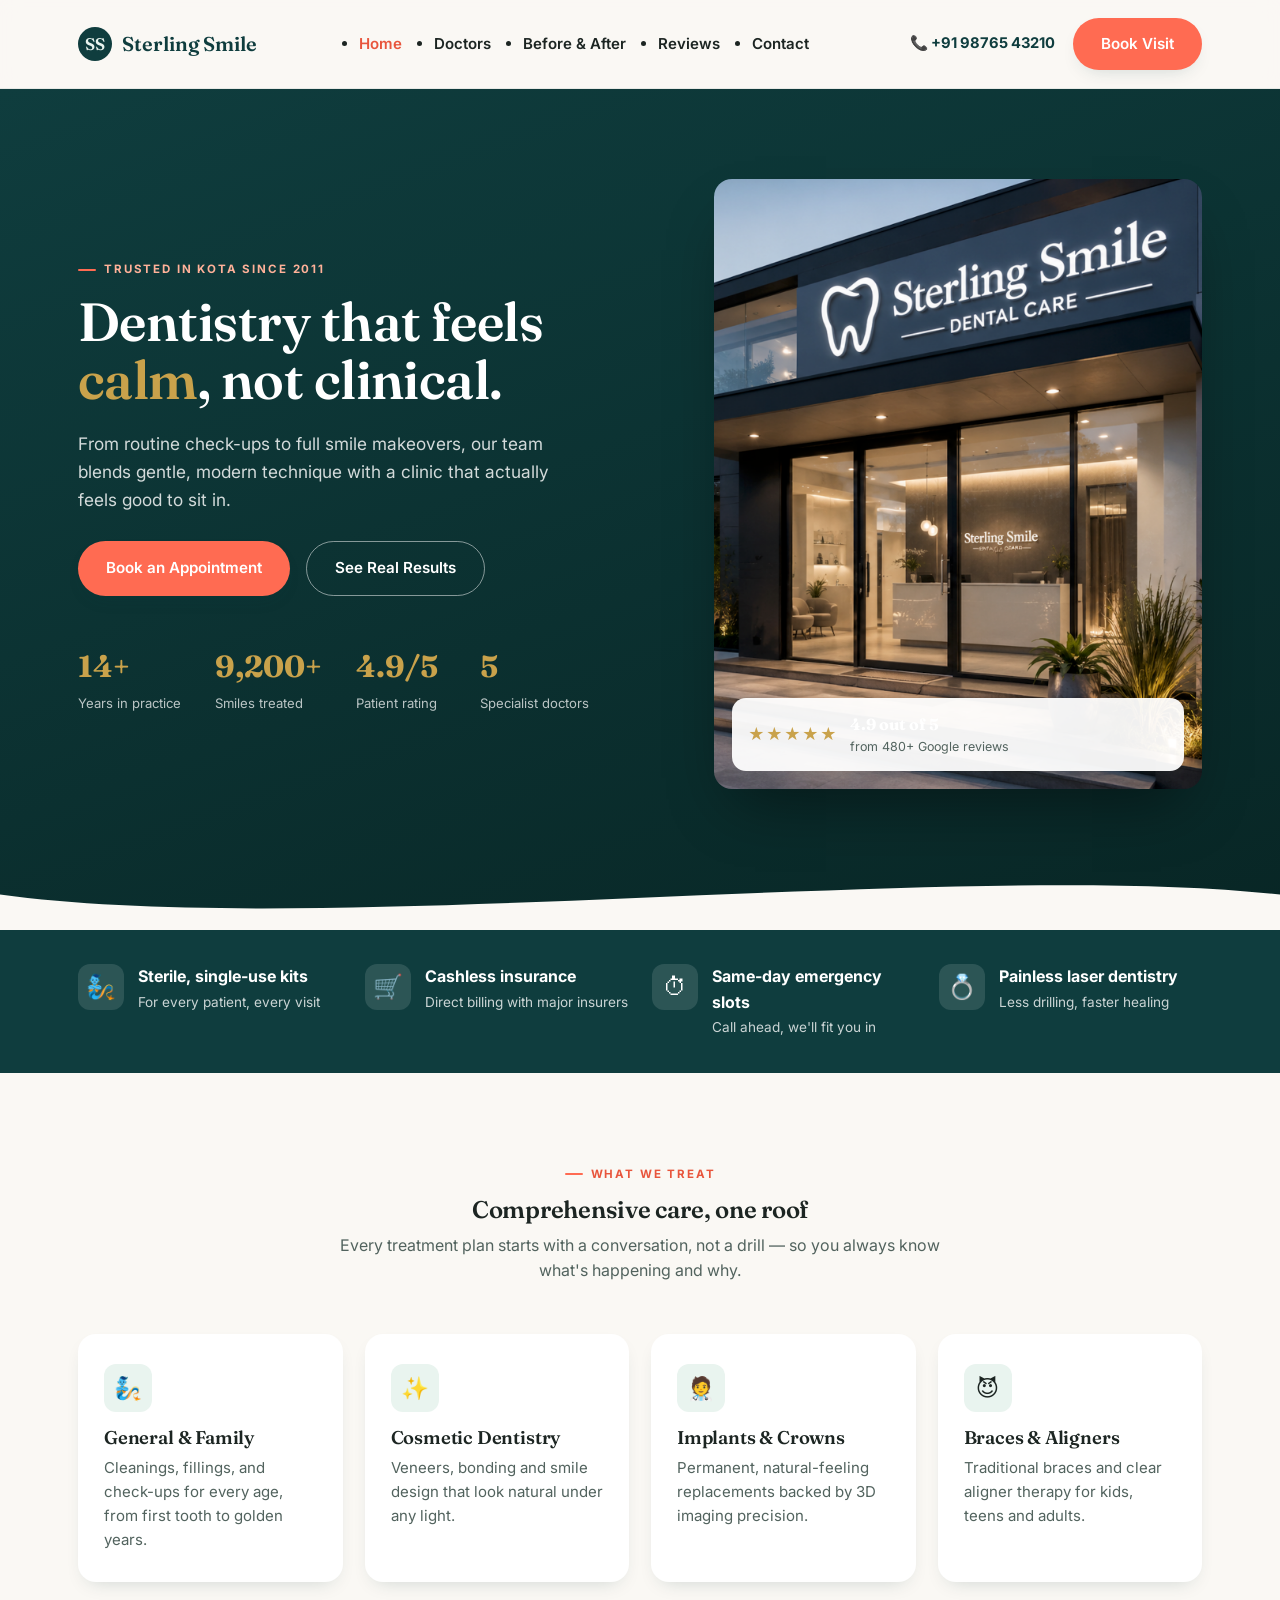
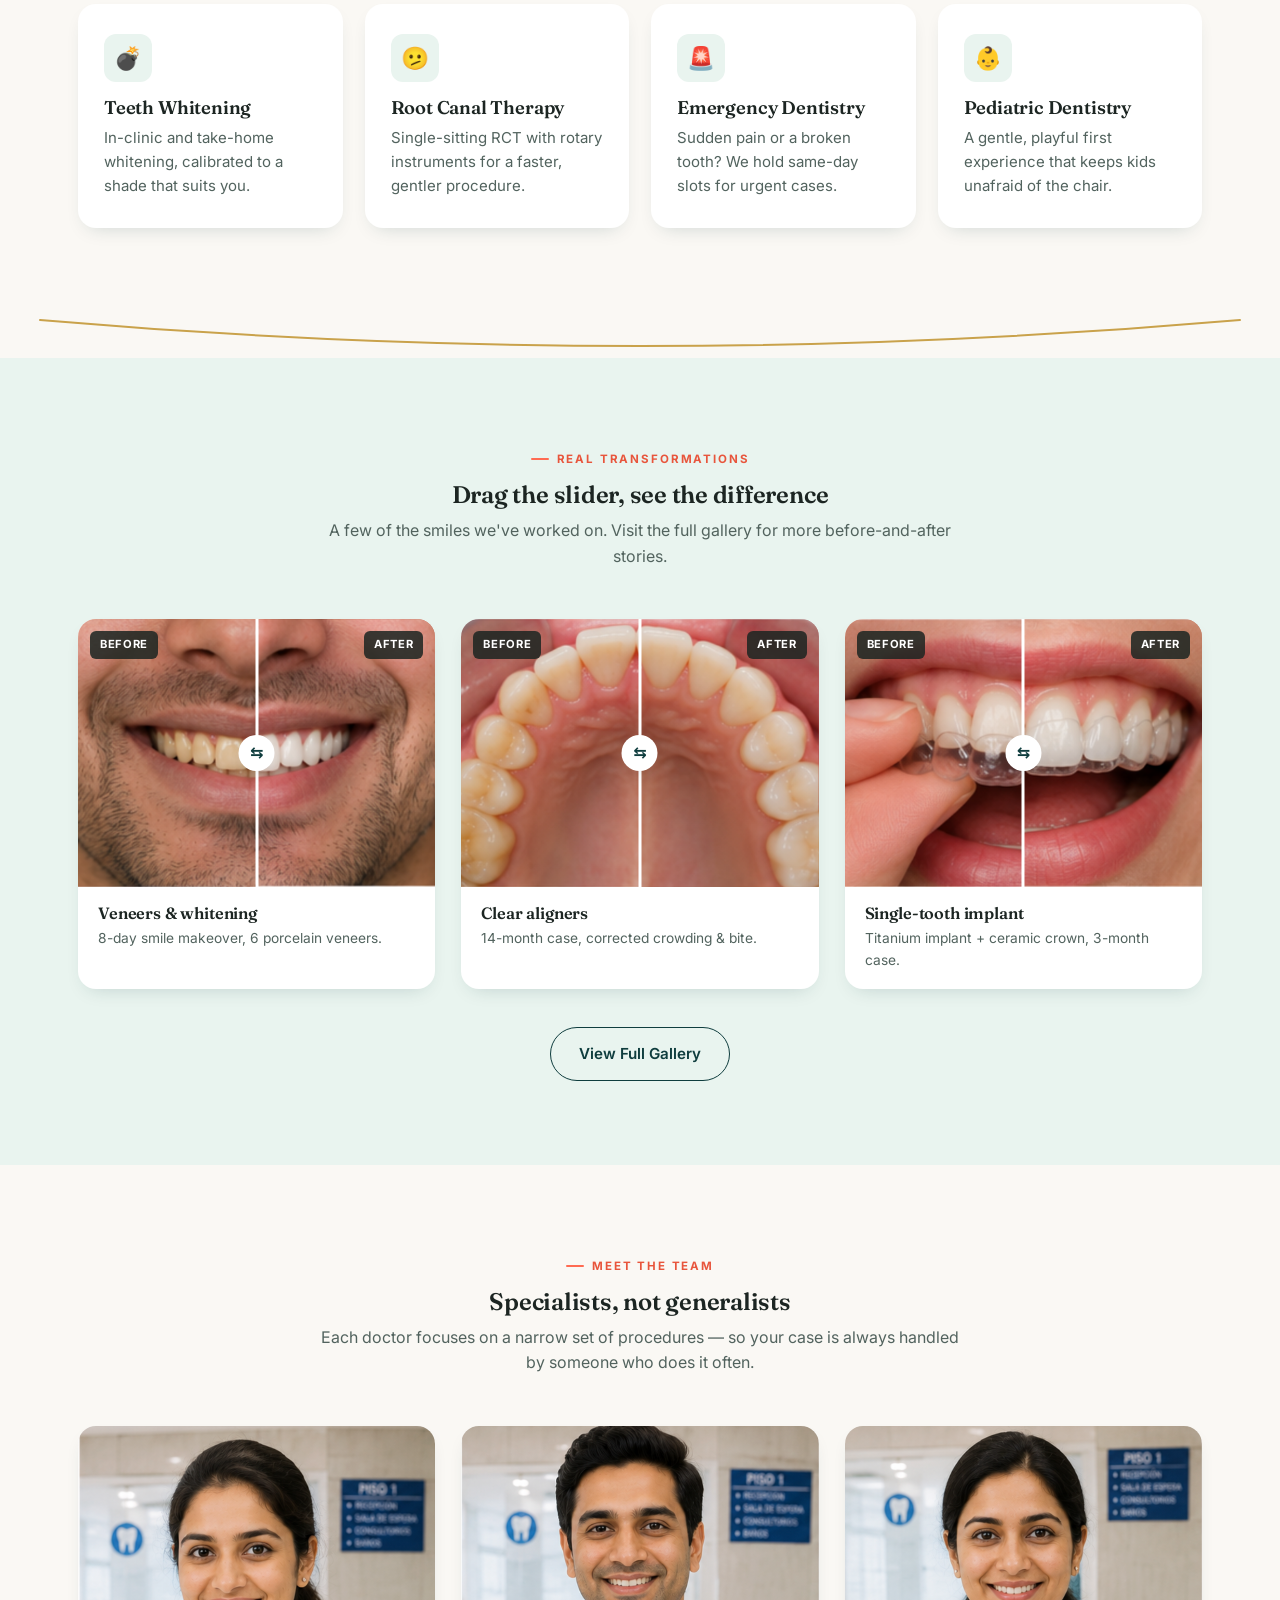
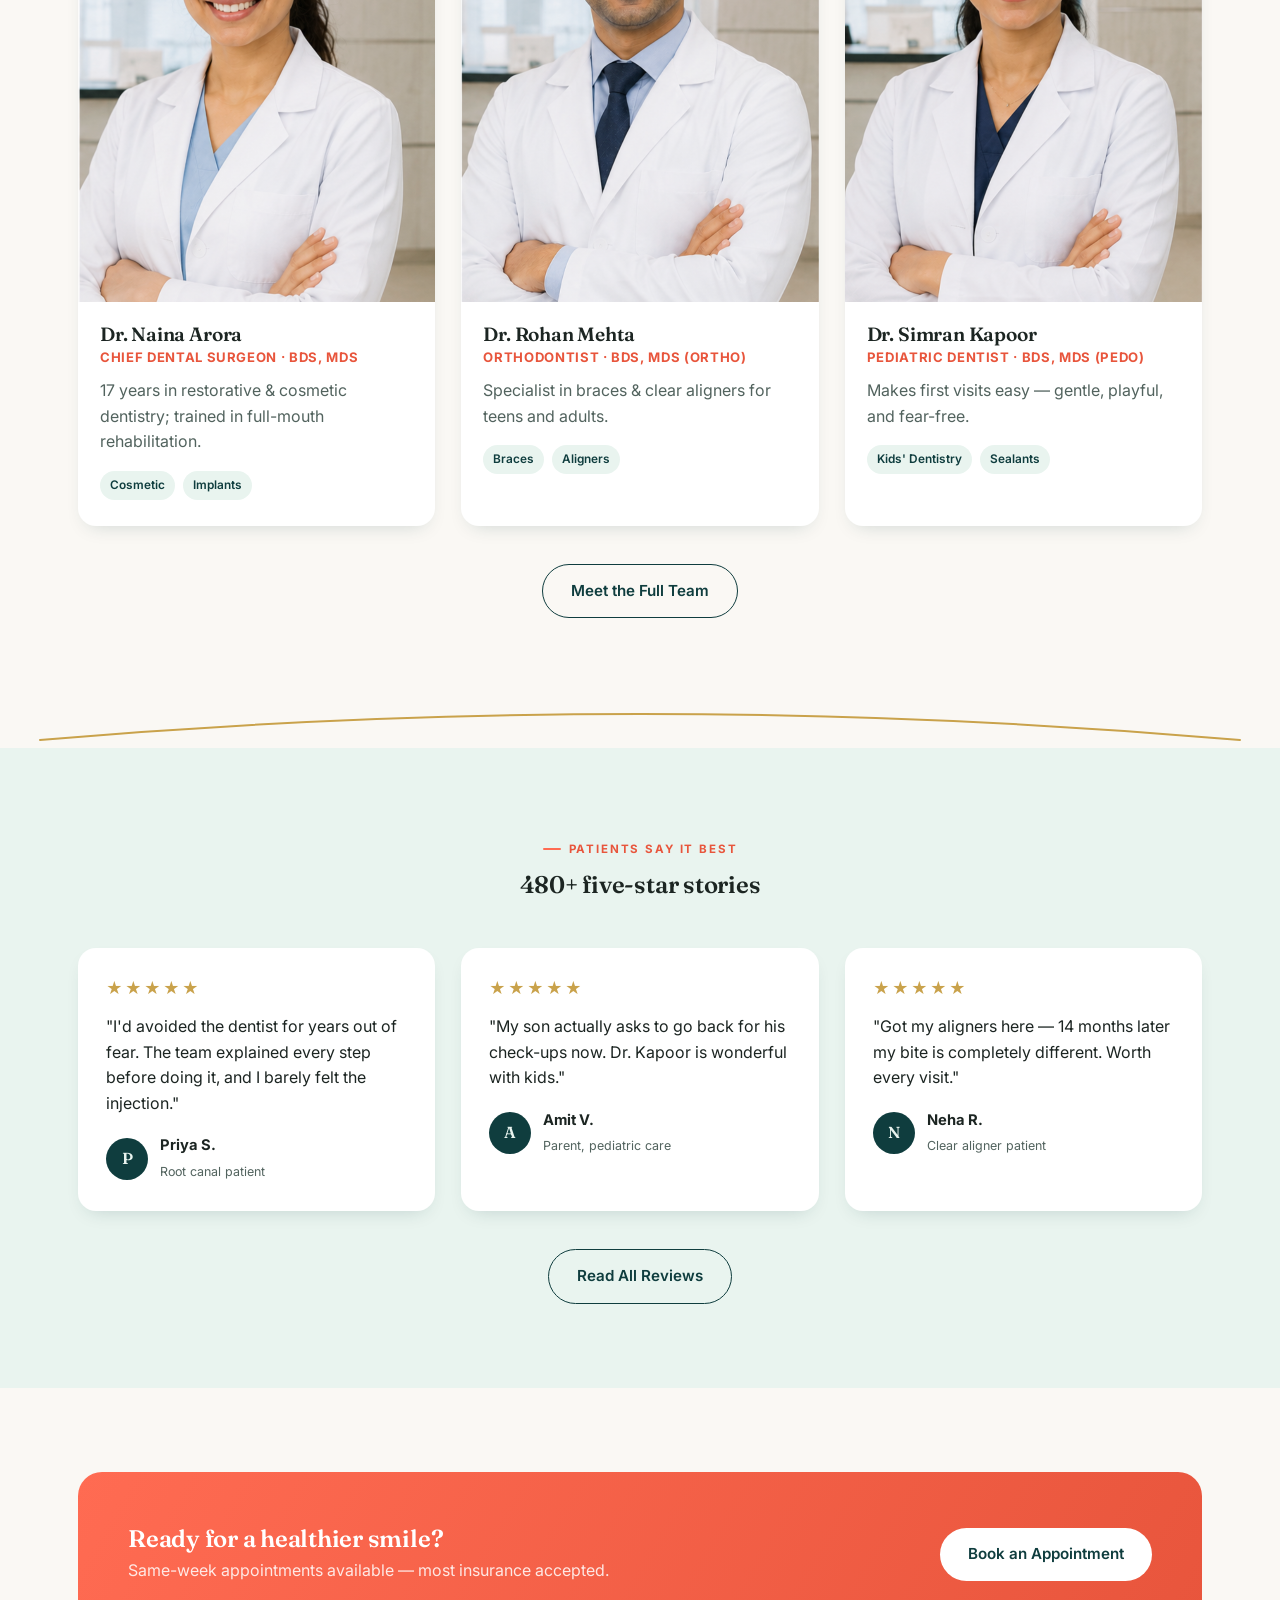
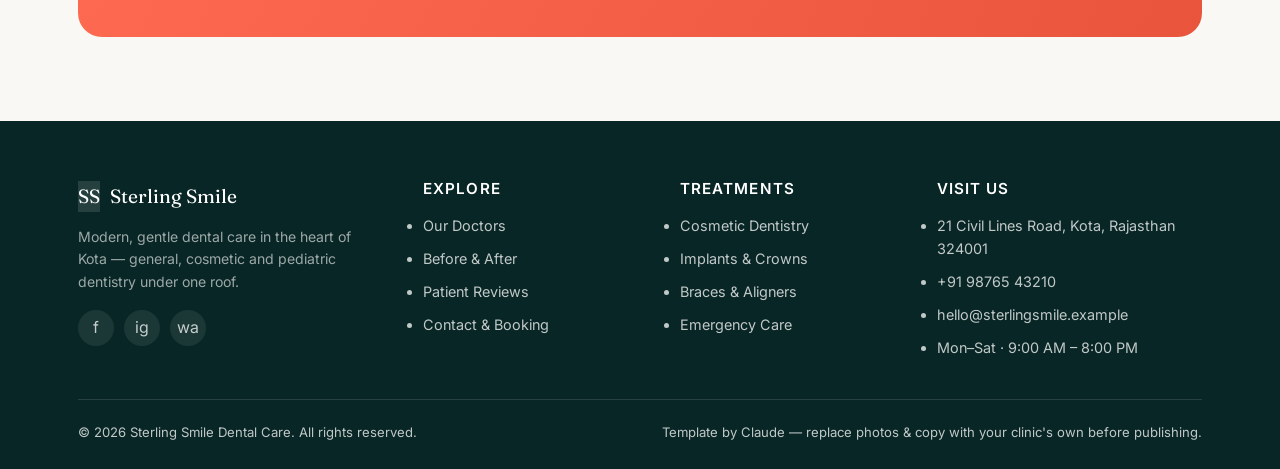
<file: index.html>
<!DOCTYPE html>
<html lang="en">
<head>
<meta charset="UTF-8">
<meta name="viewport" content="width=device-width, initial-scale=1.0">
<title>Sterling Smile Dental Care — Modern Dentistry, Gentle Care</title>
<meta name="description" content="Family & cosmetic dentistry with a focus on comfort: implants, braces, whitening, and emergency care. Book your appointment online.">
<link rel="preconnect" href="https://fonts.googleapis.com">
<link href="https://fonts.googleapis.com/css2?family=Fraunces:opsz,wght@9..144,500;9..144,600;9..144,700&family=Inter:wght@400;500;600;700&display=swap" rel="stylesheet">
<link rel="stylesheet" href="style.css">
</head>
<body>

<header class="site">
  <nav class="nav">
    <a href="index.html" class="logo"><span class="mark">SS</span> Sterling Smile</a>
    <button class="nav-toggle" aria-label="Toggle navigation">&#9776;</button>
    <ul class="nav-links">
      <li><a href="index.html" class="active">Home</a></li>
      <li><a href="doctors.html">Doctors</a></li>
      <li><a href="gallery.html">Before &amp; After</a></li>
      <li><a href="reviews.html">Reviews</a></li>
      <li><a href="contact.html">Contact</a></li>
    </ul>
    <div class="nav-cta">
      <span class="nav-phone">&#128222; +91 98765 43210</span>
      <a href="booking.html" class="btn btn-primary">Book Visit</a>
    </div>
  </nav>
</header>

<!-- HERO -->
<section class="hero">
  <div class="hero-grid">
    <div>
      <span class="eyebrow" style="color:#FFB199">Trusted in Kota since 2011</span>
      <h1>Dentistry that feels <em>calm</em>, not clinical.</h1>
      <p class="lead">From routine check-ups to full smile makeovers, our team blends gentle, modern technique with a clinic that actually feels good to sit in.</p>
      <div class="hero-actions">
        <a href="booking.html" class="btn btn-primary">Book an Appointment</a>
        <a href="gallery.html" class="btn btn-outline" style="color:#fff;border-color:rgba(255,255,255,.5)">See Real Results</a>
      </div>
      <div class="hero-stats">
        <div><strong>14+</strong><span>Years in practice</span></div>
        <div><strong>9,200+</strong><span>Smiles treated</span></div>
        <div><strong>4.9/5</strong><span>Patient rating</span></div>
        <div><strong>5</strong><span>Specialist doctors</span></div>
      </div>
    </div>
    <div class="hero-art">
      <img src="image/front.png" alt="Patient smiling confidently after dental treatment at Sterling Smile Dental Care">
      <div class="hero-badge">
        <span class="stars">&#9733;&#9733;&#9733;&#9733;&#9733;</span>
        <div><strong style="font-family:'Fraunces',serif">4.9 out of 5</strong><small>from 480+ Google reviews</small></div>
      </div>
    </div>
  </div>
  <svg class="hero-wave" viewBox="0 0 1440 80" preserveAspectRatio="none"><path d="M0,40 C360,90 1080,0 1440,40 L1440,80 L0,80 Z" fill="#FAF8F4"/></svg>
</section>

<!-- TRUST STRIP -->
<section class="bg-teal" style="padding:34px 0;">
  <div class="container strip">
    <div class="item"><span class="ic">&#129502;</span><div><strong>Sterile, single-use kits</strong><p style="margin:2px 0 0;font-size:.85rem;">For every patient, every visit</p></div></div>
    <div class="item"><span class="ic">&#128722;</span><div><strong>Cashless insurance</strong><p style="margin:2px 0 0;font-size:.85rem;">Direct billing with major insurers</p></div></div>
    <div class="item"><span class="ic">&#9201;</span><div><strong>Same-day emergency slots</strong><p style="margin:2px 0 0;font-size:.85rem;">Call ahead, we'll fit you in</p></div></div>
    <div class="item"><span class="ic">&#128141;</span><div><strong>Painless laser dentistry</strong><p style="margin:2px 0 0;font-size:.85rem;">Less drilling, faster healing</p></div></div>
  </div>
</section>

<!-- SERVICES -->
<section>
  <div class="container">
    <div class="section-head">
      <span class="eyebrow">What we treat</span>
      <h2>Comprehensive care, one roof</h2>
      <p>Every treatment plan starts with a conversation, not a drill — so you always know what's happening and why.</p>
    </div>
    <div class="grid-4">
      <div class="card"><span class="ic">&#129502;</span><h3>General &amp; Family</h3><p>Cleanings, fillings, and check-ups for every age, from first tooth to golden years.</p></div>
      <div class="card"><span class="ic">&#10024;</span><h3>Cosmetic Dentistry</h3><p>Veneers, bonding and smile design that look natural under any light.</p></div>
      <div class="card"><span class="ic">&#129489;&#8205;&#9877;&#65039;</span><h3>Implants &amp; Crowns</h3><p>Permanent, natural-feeling replacements backed by 3D imaging precision.</p></div>
      <div class="card"><span class="ic">&#128520;</span><h3>Braces &amp; Aligners</h3><p>Traditional braces and clear aligner therapy for kids, teens and adults.</p></div>
      <div class="card"><span class="ic">&#128163;</span><h3>Teeth Whitening</h3><p>In-clinic and take-home whitening, calibrated to a shade that suits you.</p></div>
      <div class="card"><span class="ic">&#129764;</span><h3>Root Canal Therapy</h3><p>Single-sitting RCT with rotary instruments for a faster, gentler procedure.</p></div>
      <div class="card"><span class="ic">&#128680;</span><h3>Emergency Dentistry</h3><p>Sudden pain or a broken tooth? We hold same-day slots for urgent cases.</p></div>
      <div class="card"><span class="ic">&#128118;</span><h3>Pediatric Dentistry</h3><p>A gentle, playful first experience that keeps kids unafraid of the chair.</p></div>
    </div>
  </div>
</section>

<svg class="smile-arc" viewBox="0 0 1200 46"><path d="M0,8 Q600,60 1200,8"/></svg>

<!-- BEFORE / AFTER preview -->
<section class="bg-mint">
  <div class="container">
    <div class="section-head">
      <span class="eyebrow">Real transformations</span>
      <h2>Drag the slider, see the difference</h2>
      <p>A few of the smiles we've worked on. Visit the full gallery for more before-and-after stories.</p>
    </div>
    <div class="grid-3">
      <div class="ba-card">
        <div class="ba-images">
          <img class="before" src="image/beforepic1.png" alt="Before cosmetic dental treatment">
          <img class="after" src="image/afterpic1.png" alt="After cosmetic dental treatment">
          <span class="ba-tag before">Before</span>
          <span class="ba-tag after">After</span>
          <div class="ba-divider"></div>
        </div>
        <div class="ba-info"><h4>Veneers &amp; whitening</h4><p>8-day smile makeover, 6 porcelain veneers.</p></div>
      </div>
      <div class="ba-card">
        <div class="ba-images">
          <img class="before" src="image/beforepic2.png" alt="Before orthodontic treatment">
          <img class="after" src="image/afterpic2.png" alt="After orthodontic treatment">
          <span class="ba-tag before">Before</span>
          <span class="ba-tag after">After</span>
          <div class="ba-divider"></div>
        </div>
        <div class="ba-info"><h4>Clear aligners</h4><p>14-month case, corrected crowding &amp; bite.</p></div>
      </div>
      <div class="ba-card">
        <div class="ba-images">
          <img class="before" src="image/beforepic3.png" alt="Before dental implant treatment">
          <img class=" after" src="image/afterpic3.png" alt="After dental implant treatment">
          <span class="ba-tag before">Before</span>
          <span class="ba-tag after">After</span>
          <div class="ba-divider"></div>
        </div>
        <div class="ba-info"><h4>Single-tooth implant</h4><p>Titanium implant + ceramic crown, 3-month case.</p></div>
      </div>
    </div>
    <div style="text-align:center;margin-top:38px;">
      <a href="gallery.html" class="btn btn-outline">View Full Gallery</a>
    </div>
  </div>
</section>

<!-- DOCTORS preview -->
<section>
  <div class="container">
    <div class="section-head">
      <span class="eyebrow">Meet the team</span>
      <h2>Specialists, not generalists</h2>
      <p>Each doctor focuses on a narrow set of procedures — so your case is always handled by someone who does it often.</p>
    </div>
    <div class="grid-3">
      <div class="doc-card">
        <div class="doc-photo"><img src="image/doc1.png" alt="Dr. Naina Arora, Chief Dental Surgeon"></div>
        <div class="doc-body">
          <h3>Dr. Naina Arora</h3><span class="doc-role">Chief Dental Surgeon &middot; BDS, MDS</span>
          <p>17 years in restorative &amp; cosmetic dentistry; trained in full-mouth rehabilitation.</p>
          <div class="doc-tags"><span>Cosmetic</span><span>Implants</span></div>
        </div>
      </div>
      <div class="doc-card">
        <div class="doc-photo"><img src="image/doc2.png" alt="Dr. Rohan Mehta, Orthodontist"></div>
        <div class="doc-body">
          <h3>Dr. Rohan Mehta</h3><span class="doc-role">Orthodontist &middot; BDS, MDS (Ortho)</span>
          <p>Specialist in braces &amp; clear aligners for teens and adults.</p>
          <div class="doc-tags"><span>Braces</span><span>Aligners</span></div>
        </div>
      </div>
      <div class="doc-card">
        <div class="doc-photo"><img src="image/doc3.png" alt="Dr. Simran Kapoor, Pediatric Dentist"></div>
        <div class="doc-body">
          <h3>Dr. Simran Kapoor</h3><span class="doc-role">Pediatric Dentist &middot; BDS, MDS (Pedo)</span>
          <p>Makes first visits easy — gentle, playful, and fear-free.</p>
          <div class="doc-tags"><span>Kids' Dentistry</span><span>Sealants</span></div>
        </div>
      </div>
    </div>
    <div style="text-align:center;margin-top:38px;">
      <a href="doctors.html" class="btn btn-outline">Meet the Full Team</a>
    </div>
  </div>
</section>

<svg class="smile-arc flip" viewBox="0 0 1200 46"><path d="M0,8 Q600,60 1200,8"/></svg>

<!-- REVIEWS preview -->
<section class="bg-mint">
  <div class="container">
    <div class="section-head">
      <span class="eyebrow">Patients say it best</span>
      <h2>480+ five-star stories</h2>
    </div>
    <div class="grid-3">
      <div class="review-card">
        <div class="review-stars">&#9733;&#9733;&#9733;&#9733;&#9733;</div>
        <p class="review-quote">"I'd avoided the dentist for years out of fear. The team explained every step before doing it, and I barely felt the injection."</p>
        <div class="review-person"><div class="review-avatar">P</div><div><strong>Priya S.</strong><span>Root canal patient</span></div></div>
      </div>
      <div class="review-card">
        <div class="review-stars">&#9733;&#9733;&#9733;&#9733;&#9733;</div>
        <p class="review-quote">"My son actually asks to go back for his check-ups now. Dr. Kapoor is wonderful with kids."</p>
        <div class="review-person"><div class="review-avatar">A</div><div><strong>Amit V.</strong><span>Parent, pediatric care</span></div></div>
      </div>
      <div class="review-card">
        <div class="review-stars">&#9733;&#9733;&#9733;&#9733;&#9733;</div>
        <p class="review-quote">"Got my aligners here — 14 months later my bite is completely different. Worth every visit."</p>
        <div class="review-person"><div class="review-avatar">N</div><div><strong>Neha R.</strong><span>Clear aligner patient</span></div></div>
      </div>
    </div>
    <div style="text-align:center;margin-top:38px;">
      <a href="reviews.html" class="btn btn-outline">Read All Reviews</a>
    </div>
  </div>
</section>

<!-- CTA -->
<section>
  <div class="container">
    <div class="cta-banner">
      <div>
        <h2>Ready for a healthier smile?</h2>
        <p>Same-week appointments available — most insurance accepted.</p>
      </div>
      <a href="booking.html" class="btn btn-light">Book an Appointment</a>
    </div>
  </div>
</section>

<footer>
  <div class="container">
    <div class="footer-grid">
      <div>
        <div class="footer-logo"><span class="mark" style="background:rgba(255,255,255,.12)">SS</span>Sterling Smile</div>
        <p style="color:rgba(255,255,255,.6);font-size:.88rem;max-width:280px;">Modern, gentle dental care in the heart of Kota — general, cosmetic and pediatric dentistry under one roof.</p>
        <div class="social" style="margin-top:16px;">
          <a href="#" aria-label="Facebook">f</a><a href="#" aria-label="Instagram">ig</a><a href="#" aria-label="WhatsApp">wa</a>
        </div>
      </div>
      <div><h4>Explore</h4><ul>
        <li><a href="doctors.html">Our Doctors</a></li>
        <li><a href="gallery.html">Before &amp; After</a></li>
        <li><a href="reviews.html">Patient Reviews</a></li>
        <li><a href="contact.html">Contact &amp; Booking</a></li>
      </ul></div>
      <div><h4>Treatments</h4><ul>
        <li><a href="index.html#">Cosmetic Dentistry</a></li>
        <li><a href="index.html#">Implants &amp; Crowns</a></li>
        <li><a href="index.html#">Braces &amp; Aligners</a></li>
        <li><a href="index.html#">Emergency Care</a></li>
      </ul></div>
      <div><h4>Visit Us</h4><ul>
        <li>21 Civil Lines Road, Kota, Rajasthan 324001</li>
        <li>+91 98765 43210</li>
        <li>hello@sterlingsmile.example</li>
        <li>Mon–Sat · 9:00 AM – 8:00 PM</li>
      </ul></div>
    </div>
    <div class="footer-bottom">
      <span>&copy; <span id="year"></span> Sterling Smile Dental Care. All rights reserved.</span>
      <span>Template by Claude — replace photos &amp; copy with your clinic's own before publishing.</span>
    </div>
  </div>
</footer>

<script src="script.js"></script>
</body>
</html>
</file>
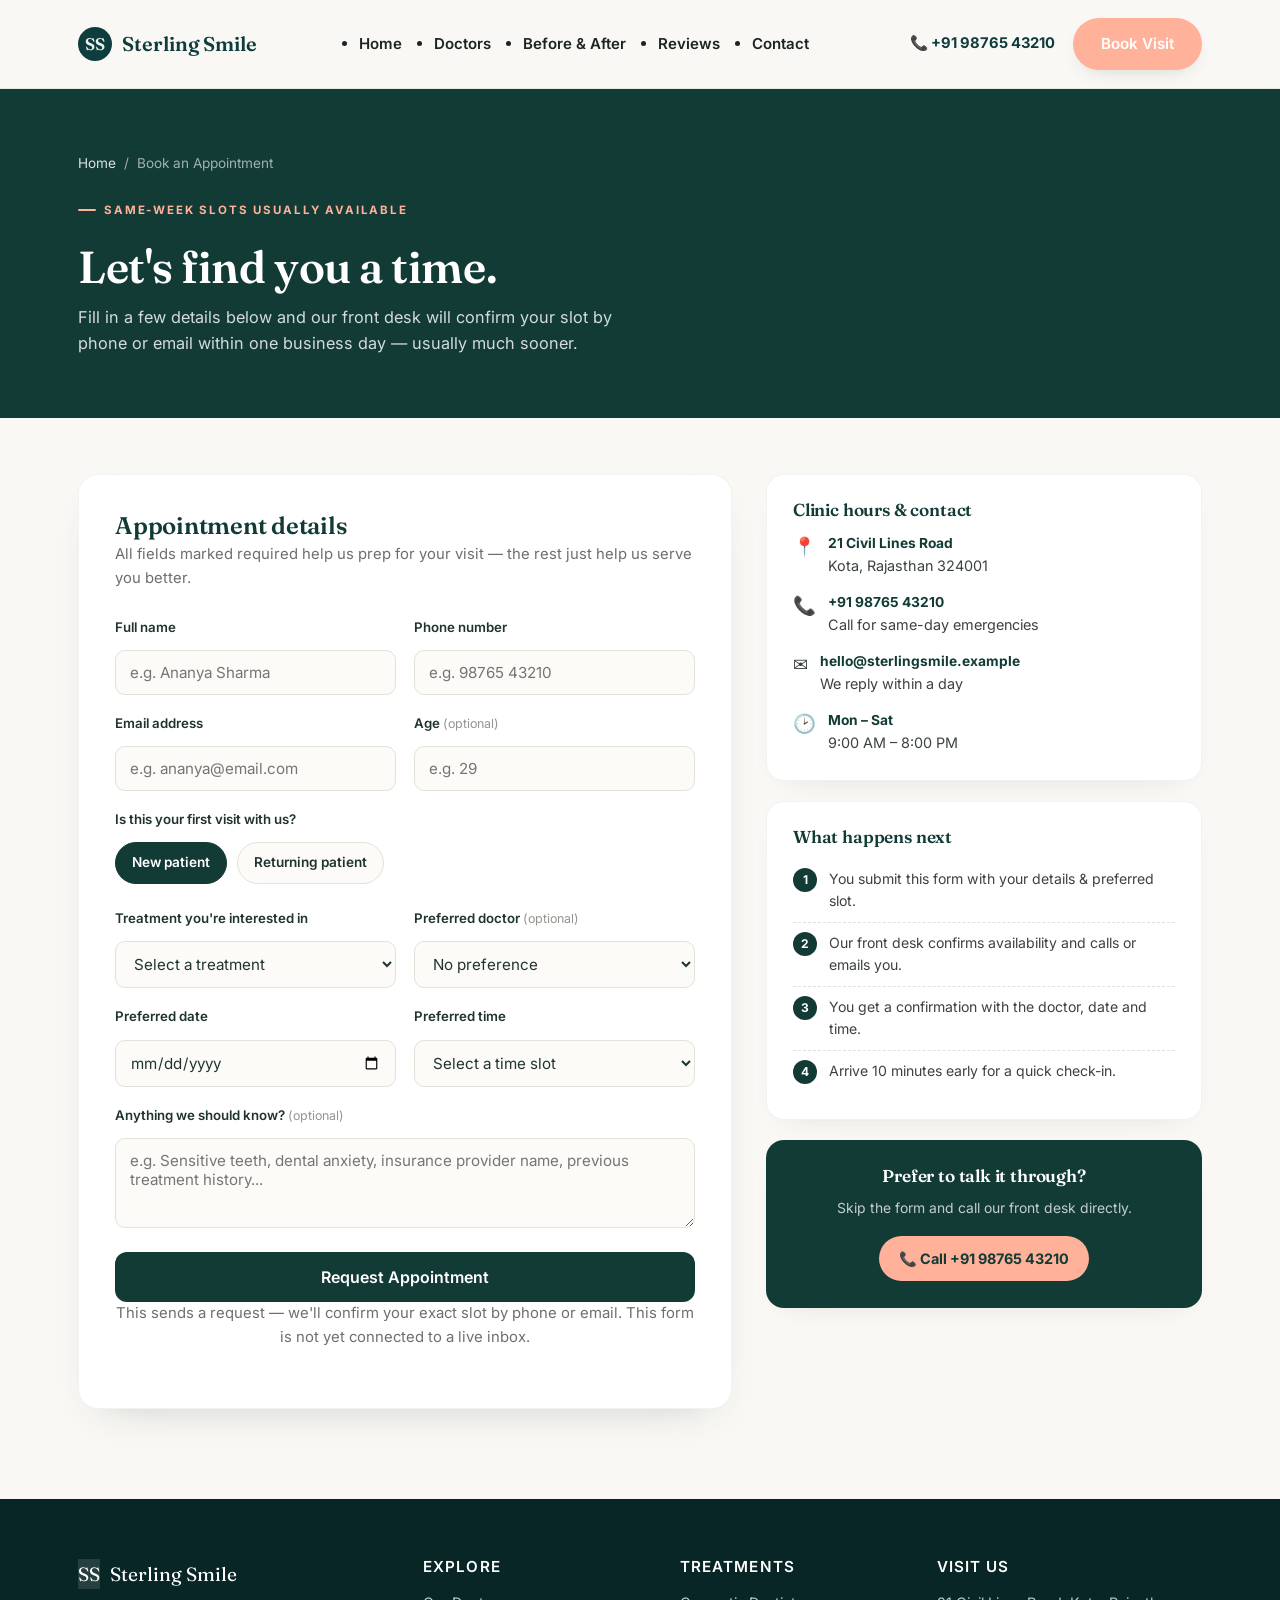
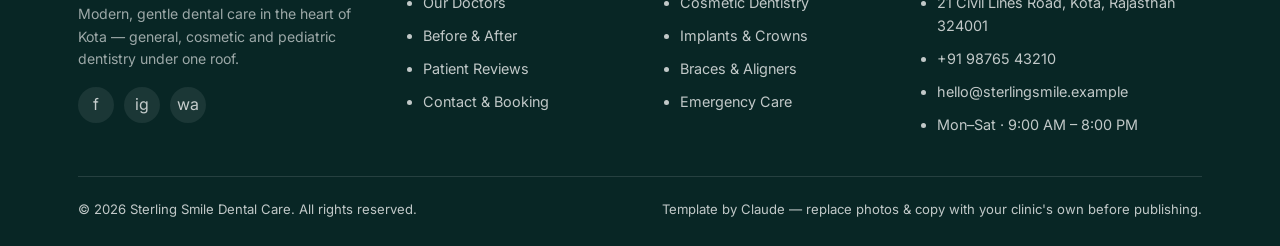
<file: booking.html>
<!DOCTYPE html>
<html lang="en">
<head>
<meta charset="UTF-8">
<meta name="viewport" content="width=device-width, initial-scale=1.0">
<title>Book an Appointment — Sterling Smile Dental Care</title>
<meta name="description" content="Book your visit at Sterling Smile Dental Care in Kota. Pick a treatment, a doctor and a time that works for you — we'll confirm within one business day.">
<link rel="preconnect" href="https://fonts.googleapis.com">
<link href="https://fonts.googleapis.com/css2?family=Fraunces:opsz,wght@9..144,500;9..144,600;9..144,700&family=Inter:wght@400;500;600;700&display=swap" rel="stylesheet">
<link rel="stylesheet" href="style.css">
<style>
  /* ---------- Booking page (self-contained) ---------- */
  :root{
    --coral:#FFB199;
    --cream:#FAF8F4;
  }

  .booking-hero{
    background:#123B36;
    color:#fff;
    padding:64px 0 46px;
    position:relative;
    overflow:hidden;
  }
  .booking-hero .container{
    position:relative;
    z-index:1;
  }
  .booking-hero .eyebrow{color:var(--coral);}
  .booking-hero h1{
    font-family:'Fraunces',serif;
    font-size:clamp(2rem,4vw,2.8rem);
    margin:10px 0 12px;
  }
  .booking-hero p{
    max-width:560px;
    color:rgba(255,255,255,.82);
    font-size:1.02rem;
  }
  .booking-crumb{
    display:flex;
    gap:8px;
    align-items:center;
    font-size:.85rem;
    color:rgba(255,255,255,.6);
    margin-bottom:18px;
  }
  .booking-crumb a{color:rgba(255,255,255,.85);text-decoration:none;}
  .booking-crumb a:hover{text-decoration:underline;}

  .booking-wrap{
    padding:56px 0 90px;
    background:var(--cream);
  }
  .booking-grid{
    display:grid;
    grid-template-columns:1.5fr 1fr;
    gap:34px;
    align-items:start;
  }

  /* ---- form card ---- */
  .form-card{
    background:#fff;
    border-radius:20px;
    padding:38px 36px 32px;
    box-shadow:0 18px 40px -24px rgba(18,59,54,.25);
    border:1px solid rgba(18,59,54,.06);
  }
  .form-card h2{
    font-family:'Fraunces',serif;
    font-size:1.5rem;
    margin:0 0 4px;
    color:#123B36;
  }
  .form-card>p{
    color:#6b6f6d;
    font-size:.93rem;
    margin:0 0 26px;
  }

  .form-row{
    display:grid;
    grid-template-columns:1fr 1fr;
    gap:18px;
  }
  .field{
    margin-bottom:18px;
    display:flex;
    flex-direction:column;
    gap:6px;
  }
  .field label{
    font-size:.83rem;
    font-weight:600;
    color:#20342f;
  }
  .field label .opt{
    font-weight:400;
    color:#93968f;
    font-size:.78rem;
  }
  .field input,
  .field select,
  .field textarea{
    font-family:'Inter',sans-serif;
    font-size:.95rem;
    padding:12px 14px;
    border-radius:10px;
    border:1.5px solid #E4E1D8;
    background:#FCFBF8;
    color:#20342f;
    outline:none;
    transition:border-color .15s ease, box-shadow .15s ease;
  }
  .field textarea{
    resize:vertical;
    min-height:90px;
    font-family:'Inter',sans-serif;
  }
  .field input:focus,
  .field select:focus,
  .field textarea:focus{
    border-color:#123B36;
    box-shadow:0 0 0 3px rgba(18,59,54,.12);
  }
  .field.error input,
  .field.error select,
  .field.error textarea{
    border-color:#D1543E;
    background:#FFF7F5;
  }
  .field .err-msg{
    display:none;
    font-size:.78rem;
    color:#D1543E;
  }
  .field.error .err-msg{display:block;}

  .radio-group{
    display:flex;
    flex-wrap:wrap;
    gap:10px;
  }
  .radio-pill{
    position:relative;
  }
  .radio-pill input{
    position:absolute;
    opacity:0;
    width:100%;
    height:100%;
    cursor:pointer;
    margin:0;
  }
  .radio-pill span{
    display:inline-block;
    padding:9px 16px;
    border-radius:999px;
    border:1.5px solid #E4E1D8;
    font-size:.85rem;
    color:#20342f;
    background:#FCFBF8;
    transition:all .15s ease;
  }
  .radio-pill input:checked + span{
    background:#123B36;
    border-color:#123B36;
    color:#fff;
  }
  .radio-pill input:focus-visible + span{
    box-shadow:0 0 0 3px rgba(18,59,54,.25);
  }

  .form-submit{
    width:100%;
    margin-top:6px;
    padding:15px;
    border:none;
    border-radius:12px;
    background:#123B36;
    color:#fff;
    font-family:'Inter',sans-serif;
    font-weight:600;
    font-size:1rem;
    cursor:pointer;
    transition:background .15s ease, transform .1s ease;
  }
  .form-submit:hover{background:#0b2b27;}
  .form-submit:active{transform:scale(.99);}
  .form-submit:disabled{opacity:.6;cursor:not-allowed;}

  .form-note{
    font-size:.78rem;
    color:#93968f;
    text-align:center;
    margin-top:12px;
  }

  /* success state */
  .success-box{
    display:none;
    text-align:center;
    padding:50px 20px;
  }
  .success-box.show{display:block;}
  .form-card.hidden-form{display:none;}
  .success-check{
    width:64px;height:64px;
    margin:0 auto 18px;
    border-radius:50%;
    background:#E3F1EC;
    display:flex;align-items:center;justify-content:center;
    font-size:1.8rem;
    color:#123B36;
  }
  .success-box h2{
    font-family:'Fraunces',serif;
    color:#123B36;
    margin:0 0 8px;
  }
  .success-box p{color:#6b6f6d;font-size:.95rem;}
  .success-summary{
    text-align:left;
    max-width:380px;
    margin:22px auto 0;
    background:#FCFBF8;
    border:1px solid #E4E1D8;
    border-radius:12px;
    padding:16px 18px;
    font-size:.87rem;
  }
  .success-summary div{
    display:flex;
    justify-content:space-between;
    padding:6px 0;
    border-bottom:1px dashed #E4E1D8;
  }
  .success-summary div:last-child{border-bottom:none;}
  .success-summary span.k{color:#93968f;}
  .success-summary span.v{color:#20342f;font-weight:600;text-align:right;}

  /* ---- sidebar ---- */
  .side-card{
    background:#fff;
    border-radius:18px;
    padding:26px 26px;
    margin-bottom:20px;
    border:1px solid rgba(18,59,54,.06);
    box-shadow:0 12px 30px -22px rgba(18,59,54,.2);
  }
  .side-card h3{
    font-family:'Fraunces',serif;
    font-size:1.08rem;
    margin:0 0 12px;
    color:#123B36;
  }
  .info-row{
    display:flex;
    gap:12px;
    margin-bottom:14px;
    font-size:.9rem;
    color:#3c433f;
  }
  .info-row:last-child{margin-bottom:0;}
  .info-row .ic{font-size:1.15rem;flex-shrink:0;}
  .info-row strong{display:block;color:#123B36;font-size:.86rem;}

  .steps{list-style:none;margin:0;padding:0;}
  .steps li{
    display:flex;
    gap:12px;
    font-size:.88rem;
    color:#3c433f;
    padding:9px 0;
    border-bottom:1px dashed #E4E1D8;
  }
  .steps li:last-child{border-bottom:none;}
  .steps .num{
    flex-shrink:0;
    width:24px;height:24px;
    border-radius:50%;
    background:#123B36;
    color:#fff;
    font-size:.75rem;
    font-weight:700;
    display:flex;align-items:center;justify-content:center;
  }

  .side-cta{
    background:#123B36;
    color:#fff;
    text-align:center;
  }
  .side-cta h3{color:#fff;}
  .side-cta p{color:rgba(255,255,255,.75);font-size:.87rem;margin:0 0 16px;}
  .side-cta a{
    display:inline-block;
    background:var(--coral);
    color:#123B36;
    font-weight:700;
    padding:11px 20px;
    border-radius:999px;
    text-decoration:none;
    font-size:.9rem;
  }

  @media (max-width: 880px){
    .booking-grid{grid-template-columns:1fr;}
    .form-row{grid-template-columns:1fr;}
    .form-card{padding:28px 22px;}
  }
</style>
</head>
<body>

<header class="site">
  <nav class="nav">
    <a href="index.html" class="logo"><span class="mark">SS</span> Sterling Smile</a>
    <button class="nav-toggle" aria-label="Toggle navigation">&#9776;</button>
    <ul class="nav-links">
      <li><a href="index.html">Home</a></li>
      <li><a href="doctors.html">Doctors</a></li>
      <li><a href="gallery.html">Before &amp; After</a></li>
      <li><a href="reviews.html">Reviews</a></li>
      <li><a href="contact.html">Contact</a></li>
    </ul>
    <div class="nav-cta">
      <span class="nav-phone">&#128222; +91 98765 43210</span>
      <a href="booking.html" class="btn btn-primary active">Book Visit</a>
    </div>
  </nav>
</header>

<!-- BOOKING HERO -->
<section class="booking-hero">
  <div class="container">
    <div class="booking-crumb"><a href="index.html">Home</a> <span>/</span> <span>Book an Appointment</span></div>
    <span class="eyebrow">Same-week slots usually available</span>
    <h1>Let's find you a time.</h1>
    <p>Fill in a few details below and our front desk will confirm your slot by phone or email within one business day — usually much sooner.</p>
  </div>
</section>

<!-- BOOKING FORM -->
<section class="booking-wrap">
  <div class="container">
    <div class="booking-grid">

      <!-- FORM -->
      <div>
        <form id="bookingForm" class="form-card" novalidate
              action="https://formspree.io/f/your-form-id" method="POST">

          <h2>Appointment details</h2>
          <p>All fields marked required help us prep for your visit — the rest just help us serve you better.</p>

          <div class="form-row">
            <div class="field" data-field="fullName">
              <label for="fullName">Full name</label>
              <input type="text" id="fullName" name="fullName" placeholder="e.g. Ananya Sharma" required>
              <span class="err-msg">Please enter your full name.</span>
            </div>
            <div class="field" data-field="phone">
              <label for="phone">Phone number</label>
              <input type="tel" id="phone" name="phone" placeholder="e.g. 98765 43210" required>
              <span class="err-msg">Please enter a valid 10-digit phone number.</span>
            </div>
          </div>

          <div class="form-row">
            <div class="field" data-field="email">
              <label for="email">Email address</label>
              <input type="email" id="email" name="email" placeholder="e.g. ananya@email.com" required>
              <span class="err-msg">Please enter a valid email address.</span>
            </div>
            <div class="field" data-field="age">
              <label for="age">Age <span class="opt">(optional)</span></label>
              <input type="number" id="age" name="age" placeholder="e.g. 29" min="1" max="120">
            </div>
          </div>

          <div class="field" data-field="visitType">
            <label>Is this your first visit with us?</label>
            <div class="radio-group">
              <label class="radio-pill">
                <input type="radio" name="visitType" value="New patient" checked>
                <span>New patient</span>
              </label>
              <label class="radio-pill">
                <input type="radio" name="visitType" value="Returning patient">
                <span>Returning patient</span>
              </label>
            </div>
          </div>

          <div class="form-row">
            <div class="field" data-field="service">
              <label for="service">Treatment you're interested in</label>
              <select id="service" name="service" required>
                <option value="" disabled selected>Select a treatment</option>
                <option>General check-up &amp; cleaning</option>
                <option>Cosmetic dentistry / Veneers</option>
                <option>Implants &amp; crowns</option>
                <option>Braces &amp; clear aligners</option>
                <option>Teeth whitening</option>
                <option>Root canal therapy</option>
                <option>Emergency / tooth pain</option>
                <option>Pediatric dentistry</option>
                <option>Not sure — need advice</option>
              </select>
              <span class="err-msg">Please select a treatment.</span>
            </div>
            <div class="field" data-field="doctor">
              <label for="doctor">Preferred doctor <span class="opt">(optional)</span></label>
              <select id="doctor" name="doctor">
                <option value="" selected>No preference</option>
                <option>Dr. Naina Arora — Cosmetic &amp; Implants</option>
                <option>Dr. Rohan Mehta — Orthodontist</option>
                <option>Dr. Simran Kapoor — Pediatric Dentist</option>
              </select>
            </div>
          </div>

          <div class="form-row">
            <div class="field" data-field="date">
              <label for="date">Preferred date</label>
              <input type="date" id="date" name="date" required>
              <span class="err-msg">Please choose a preferred date.</span>
            </div>
            <div class="field" data-field="time">
              <label for="time">Preferred time</label>
              <select id="time" name="time" required>
                <option value="" disabled selected>Select a time slot</option>
                <option>9:00 AM – 11:00 AM</option>
                <option>11:00 AM – 1:00 PM</option>
                <option>1:00 PM – 3:00 PM</option>
                <option>3:00 PM – 5:00 PM</option>
                <option>5:00 PM – 8:00 PM</option>
              </select>
              <span class="err-msg">Please choose a preferred time.</span>
            </div>
          </div>

          <div class="field" data-field="message">
            <label for="message">Anything we should know? <span class="opt">(optional)</span></label>
            <textarea id="message" name="message" placeholder="e.g. Sensitive teeth, dental anxiety, insurance provider name, previous treatment history..."></textarea>
          </div>

          <button type="submit" class="form-submit" id="submitBtn">Request Appointment</button>
          <p class="form-note">This sends a request — we'll confirm your exact slot by phone or email. This form is not yet connected to a live inbox.</p>
        </form>

        <div class="form-card success-box" id="successBox">
          <div class="success-check">&#10003;</div>
          <h2>Request received</h2>
          <p>Thanks — we'll call or email you within one business day to confirm your slot. If it's urgent, just call us directly at +91 98765 43210.</p>
          <div class="success-summary" id="successSummary"></div>
          <div style="margin-top:24px;">
            <a href="index.html" class="btn btn-outline" style="border-color:#123B36;color:#123B36;">Back to Home</a>
          </div>
        </div>
      </div>

      <!-- SIDEBAR -->
      <div>
        <div class="side-card">
          <h3>Clinic hours &amp; contact</h3>
          <div class="info-row"><span class="ic">&#128205;</span><div><strong>21 Civil Lines Road</strong>Kota, Rajasthan 324001</div></div>
          <div class="info-row"><span class="ic">&#128222;</span><div><strong>+91 98765 43210</strong>Call for same-day emergencies</div></div>
          <div class="info-row"><span class="ic">&#9993;</span><div><strong>hello@sterlingsmile.example</strong>We reply within a day</div></div>
          <div class="info-row"><span class="ic">&#128337;</span><div><strong>Mon – Sat</strong>9:00 AM – 8:00 PM</div></div>
        </div>

        <div class="side-card">
          <h3>What happens next</h3>
          <ul class="steps">
            <li><span class="num">1</span><span>You submit this form with your details &amp; preferred slot.</span></li>
            <li><span class="num">2</span><span>Our front desk confirms availability and calls or emails you.</span></li>
            <li><span class="num">3</span><span>You get a confirmation with the doctor, date and time.</span></li>
            <li><span class="num">4</span><span>Arrive 10 minutes early for a quick check-in.</span></li>
          </ul>
        </div>

        <div class="side-card side-cta">
          <h3>Prefer to talk it through?</h3>
          <p>Skip the form and call our front desk directly.</p>
          <a href="tel:+919876543210">&#128222; Call +91 98765 43210</a>
        </div>
      </div>

    </div>
  </div>
</section>

<footer>
  <div class="container">
    <div class="footer-grid">
      <div>
        <div class="footer-logo"><span class="mark" style="background:rgba(255,255,255,.12)">SS</span>Sterling Smile</div>
        <p style="color:rgba(255,255,255,.6);font-size:.88rem;max-width:280px;">Modern, gentle dental care in the heart of Kota — general, cosmetic and pediatric dentistry under one roof.</p>
        <div class="social" style="margin-top:16px;">
          <a href="#" aria-label="Facebook">f</a><a href="#" aria-label="Instagram">ig</a><a href="#" aria-label="WhatsApp">wa</a>
        </div>
      </div>
      <div><h4>Explore</h4><ul>
        <li><a href="doctors.html">Our Doctors</a></li>
        <li><a href="gallery.html">Before &amp; After</a></li>
        <li><a href="reviews.html">Patient Reviews</a></li>
        <li><a href="contact.html">Contact &amp; Booking</a></li>
      </ul></div>
      <div><h4>Treatments</h4><ul>
        <li><a href="index.html#">Cosmetic Dentistry</a></li>
        <li><a href="index.html#">Implants &amp; Crowns</a></li>
        <li><a href="index.html#">Braces &amp; Aligners</a></li>
        <li><a href="index.html#">Emergency Care</a></li>
      </ul></div>
      <div><h4>Visit Us</h4><ul>
        <li>21 Civil Lines Road, Kota, Rajasthan 324001</li>
        <li>+91 98765 43210</li>
        <li>hello@sterlingsmile.example</li>
        <li>Mon–Sat · 9:00 AM – 8:00 PM</li>
      </ul></div>
    </div>
    <div class="footer-bottom">
      <span>&copy; <span id="year"></span> Sterling Smile Dental Care. All rights reserved.</span>
      <span>Template by Claude — replace photos &amp; copy with your clinic's own before publishing.</span>
    </div>
  </div>
</footer>

<script src="script.js"></script>
<script>
  // ---------- Booking form (front-end only demo) ----------
  // NOTE: No backend is wired up yet. When ready, set the form's
  // "action" attribute above to your Formspree endpoint
  // (https://formspree.io/f/xxxxxxx) and this script will let the
  // native POST happen instead of intercepting it — see bottom of file.

  (function () {
    var form = document.getElementById('bookingForm');
    var successBox = document.getElementById('successBox');
    var successSummary = document.getElementById('successSummary');
    var submitBtn = document.getElementById('submitBtn');

    // Prevent picking a date in the past
    var dateInput = document.getElementById('date');
    if (dateInput) {
      var today = new Date().toISOString().split('T')[0];
      dateInput.setAttribute('min', today);
    }

    function setError(fieldEl, hasError) {
      if (hasError) {
        fieldEl.classList.add('error');
      } else {
        fieldEl.classList.remove('error');
      }
    }

    function validatePhone(value) {
      var digits = value.replace(/\D/g, '');
      return digits.length >= 10;
    }

    function validateEmail(value) {
      return /^[^\s@]+@[^\s@]+\.[^\s@]+$/.test(value);
    }

    function validateForm() {
      var valid = true;

      var required = [
        { id: 'fullName', check: function (v) { return v.trim().length > 1; } },
        { id: 'phone', check: validatePhone },
        { id: 'email', check: validateEmail },
        { id: 'service', check: function (v) { return v !== ''; } },
        { id: 'date', check: function (v) { return v !== ''; } },
        { id: 'time', check: function (v) { return v !== ''; } }
      ];

      required.forEach(function (item) {
        var input = document.getElementById(item.id);
        var fieldEl = input.closest('.field');
        var isValid = item.check(input.value);
        setError(fieldEl, !isValid);
        if (!isValid) valid = false;
      });

      return valid;
    }

    ['fullName', 'phone', 'email', 'service', 'date', 'time'].forEach(function (id) {
      var input = document.getElementById(id);
      input.addEventListener('input', function () {
        setError(input.closest('.field'), false);
      });
      input.addEventListener('change', function () {
        setError(input.closest('.field'), false);
      });
    });

    form.addEventListener('submit', function (e) {
      // Demo mode: no backend connected yet, so we simulate success.
      // Once a real Formspree endpoint is set in the form's "action"
      // attribute, remove the next line (e.preventDefault()) so the
      // browser performs the real POST submit instead of this demo.
      e.preventDefault();

      if (!validateForm()) {
        var firstError = form.querySelector('.field.error');
        if (firstError) {
          firstError.scrollIntoView({ behavior: 'smooth', block: 'center' });
        }
        return;
      }

      submitBtn.disabled = true;
      submitBtn.textContent = 'Sending request…';

      // Simulate a short network delay so it feels real
      setTimeout(function () {
        var data = new FormData(form);
        var summaryRows = [
          ['Name', data.get('fullName')],
          ['Treatment', data.get('service')],
          ['Doctor', data.get('doctor') || 'No preference'],
          ['Date', data.get('date')],
          ['Time', data.get('time')],
          ['Phone', data.get('phone')]
        ];

        successSummary.innerHTML = summaryRows.map(function (row) {
          return '<div><span class="k">' + row[0] + '</span><span class="v">' + row[1] + '</span></div>';
        }).join('');

        form.classList.add('hidden-form');
        successBox.classList.add('show');

        submitBtn.disabled = false;
        submitBtn.textContent = 'Request Appointment';
      }, 700);
    });
  })();
</script>
</body>
</html>
</file>
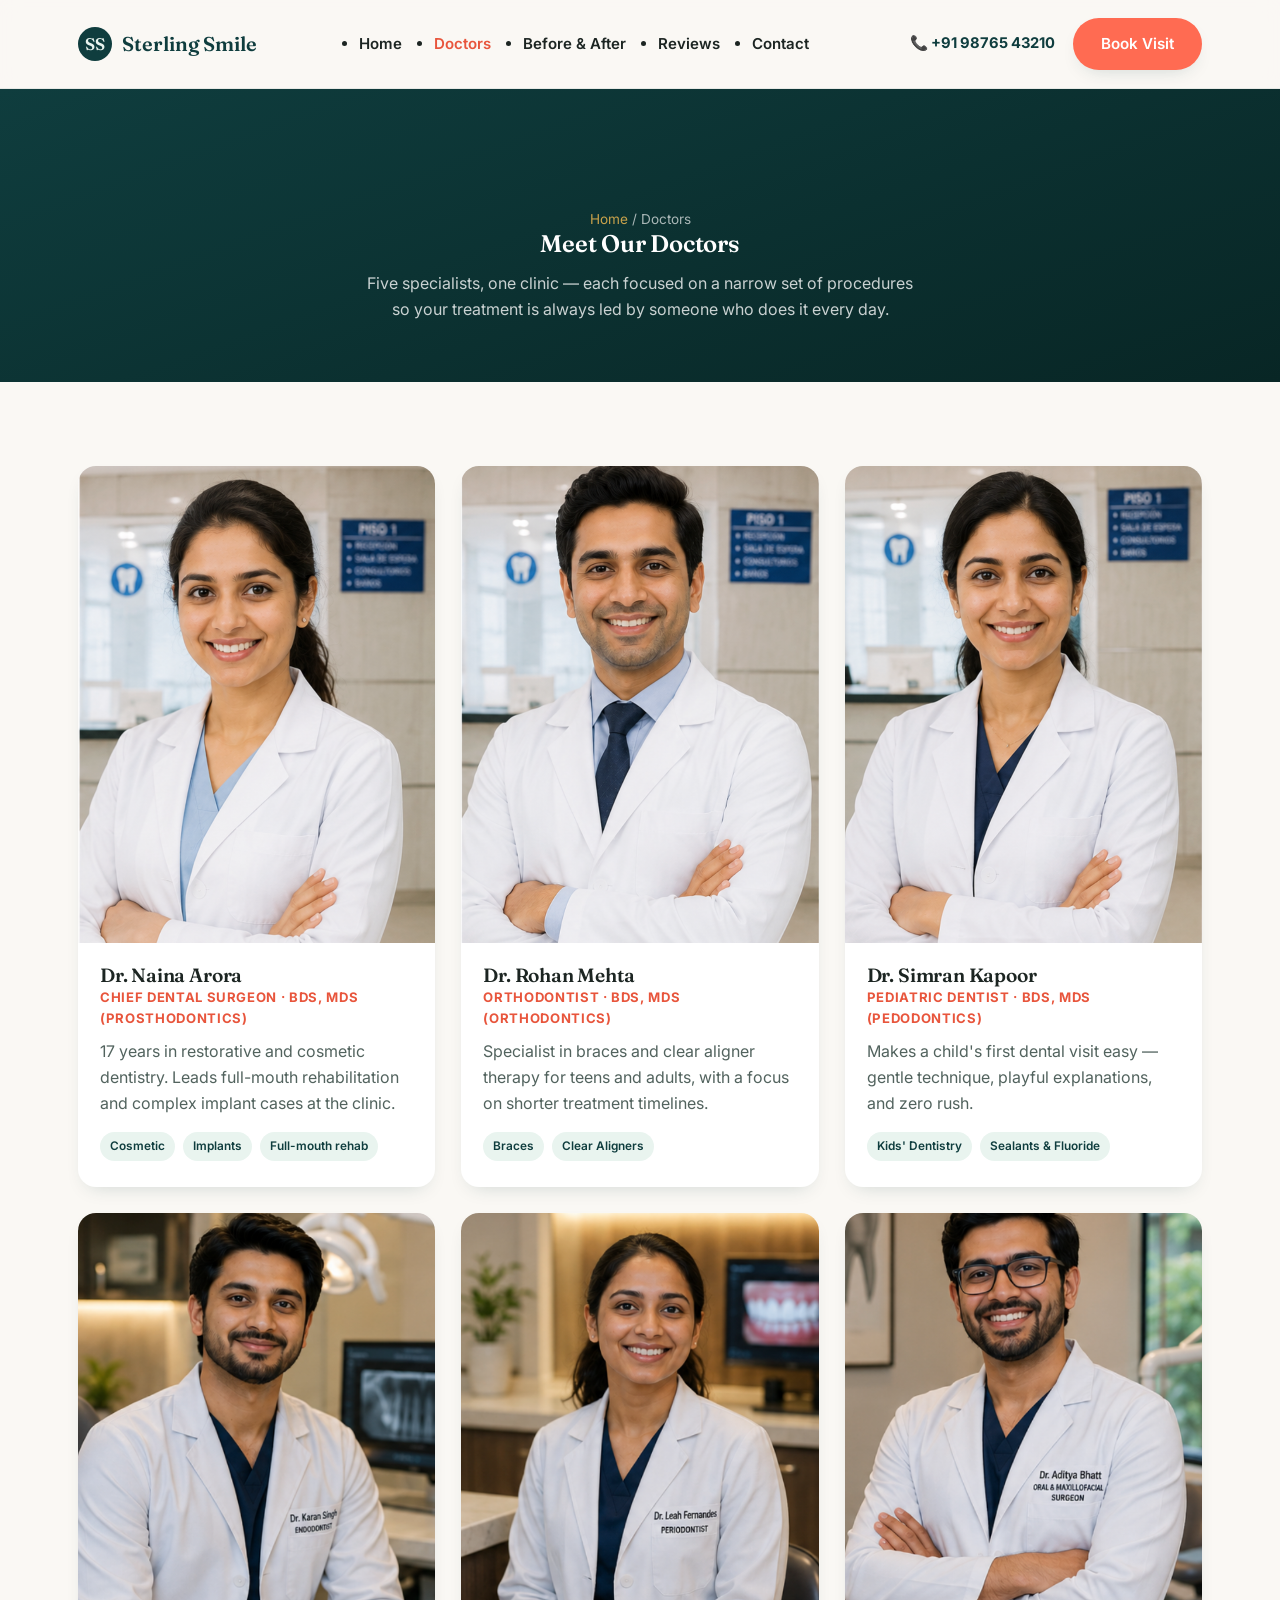
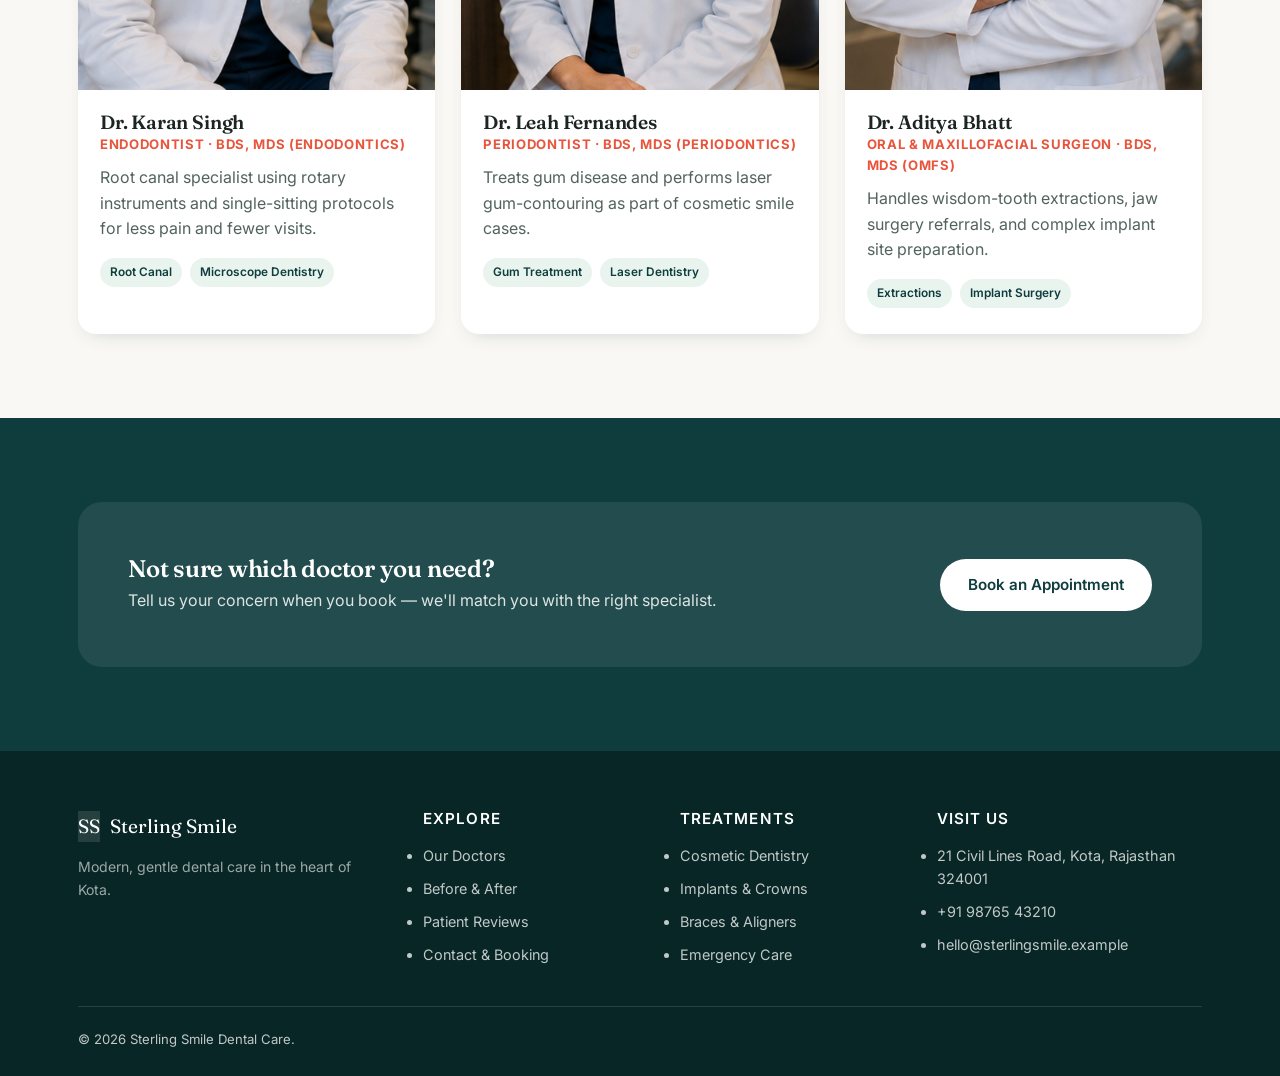
<file: doctors.html>
<!DOCTYPE html>
<html lang="en">
<head>
<meta charset="UTF-8">
<meta name="viewport" content="width=device-width, initial-scale=1.0">
<title>Our Doctors — Sterling Smile Dental Care</title>
<link rel="preconnect" href="https://fonts.googleapis.com">
<link href="https://fonts.googleapis.com/css2?family=Fraunces:opsz,wght@9..144,500;9..144,600;9..144,700&family=Inter:wght@400;500;600;700&display=swap" rel="stylesheet">
<link rel="stylesheet" href="style.css">
</head>
<body>

<header class="site">
  <nav class="nav">
    <a href="index.html" class="logo"><span class="mark">SS</span> Sterling Smile</a>
    <button class="nav-toggle" aria-label="Toggle navigation">&#9776;</button>
    <ul class="nav-links">
      <li><a href="index.html">Home</a></li>
      <li><a href="doctors.html" class="active">Doctors</a></li>
      <li><a href="gallery.html">Before &amp; After</a></li>
      <li><a href="reviews.html">Reviews</a></li>
      <li><a href="contact.html">Contact</a></li>
    </ul>
    <div class="nav-cta">
      <span class="nav-phone">&#128222; +91 98765 43210</span>
      <a href="booking.html" class="btn btn-primary">Book Visit</a>
    </div>
  </nav>
</header>

<section class="page-hero">
  <div class="container">
    <div class="breadcrumb"><a href="index.html">Home</a> / Doctors</div>
    <h1>Meet Our Doctors</h1>
    <p style="color:rgba(255,255,255,.78);max-width:560px;margin:14px auto 0;">Five specialists, one clinic — each focused on a narrow set of procedures so your treatment is always led by someone who does it every day.</p>
  </div>
</section>

<section>
  <div class="container grid-3">

    <div class="doc-card">
      <div class="doc-photo"><img src="image/doc1.png" alt="Dr. Naina Arora"></div>
      <div class="doc-body">
        <h3>Dr. Naina Arora</h3><span class="doc-role">Chief Dental Surgeon · BDS, MDS (Prosthodontics)</span>
        <p>17 years in restorative and cosmetic dentistry. Leads full-mouth rehabilitation and complex implant cases at the clinic.</p>
        <div class="doc-tags"><span>Cosmetic</span><span>Implants</span><span>Full-mouth rehab</span></div>
      </div>
    </div>

    <div class="doc-card">
      <div class="doc-photo"><img src="image/doc2.png" alt="Dr. Rohan Mehta"></div>
      <div class="doc-body">
        <h3>Dr. Rohan Mehta</h3><span class="doc-role">Orthodontist · BDS, MDS (Orthodontics)</span>
        <p>Specialist in braces and clear aligner therapy for teens and adults, with a focus on shorter treatment timelines.</p>
        <div class="doc-tags"><span>Braces</span><span>Clear Aligners</span></div>
      </div>
    </div>

    <div class="doc-card">
      <div class="doc-photo"><img src="image/doc3.png" alt="Dr. Simran Kapoor"></div>
      <div class="doc-body">
        <h3>Dr. Simran Kapoor</h3><span class="doc-role">Pediatric Dentist · BDS, MDS (Pedodontics)</span>
        <p>Makes a child's first dental visit easy — gentle technique, playful explanations, and zero rush.</p>
        <div class="doc-tags"><span>Kids' Dentistry</span><span>Sealants &amp; Fluoride</span></div>
      </div>
    </div>

    <div class="doc-card">
      <div class="doc-photo"><img src="image/doc4.png" alt="Dr. Karan Singh"></div>
      <div class="doc-body">
        <h3>Dr. Karan Singh</h3><span class="doc-role">Endodontist · BDS, MDS (Endodontics)</span>
        <p>Root canal specialist using rotary instruments and single-sitting protocols for less pain and fewer visits.</p>
        <div class="doc-tags"><span>Root Canal</span><span>Microscope Dentistry</span></div>
      </div>
    </div>

    <div class="doc-card">
      <div class="doc-photo"><img src="image/doc5.png" alt="Dr. Leah Fernandes"></div>
      <div class="doc-body">
        <h3>Dr. Leah Fernandes</h3><span class="doc-role">Periodontist · BDS, MDS (Periodontics)</span>
        <p>Treats gum disease and performs laser gum-contouring as part of cosmetic smile cases.</p>
        <div class="doc-tags"><span>Gum Treatment</span><span>Laser Dentistry</span></div>
      </div>
    </div>

    <div class="doc-card">
      <div class="doc-photo"><img src="image/doc6.png" alt="Dr. Aditya Bhatt"></div>
      <div class="doc-body">
        <h3>Dr. Aditya Bhatt</h3><span class="doc-role">Oral &amp; Maxillofacial Surgeon · BDS, MDS (OMFS)</span>
        <p>Handles wisdom-tooth extractions, jaw surgery referrals, and complex implant site preparation.</p>
        <div class="doc-tags"><span>Extractions</span><span>Implant Surgery</span></div>
      </div>
    </div>

  </div>
</section>

<section class="bg-teal">
  <div class="container">
    <div class="cta-banner" style="background:rgba(255,255,255,.08);">
      <div>
        <h2>Not sure which doctor you need?</h2>
        <p>Tell us your concern when you book — we'll match you with the right specialist.</p>
      </div>
      <a href="booking.html" class="btn btn-light">Book an Appointment</a>
    </div>
  </div>
</section>

<footer>
  <div class="container">
    <div class="footer-grid">
      <div>
        <div class="footer-logo"><span class="mark" style="background:rgba(255,255,255,.12)">SS</span>Sterling Smile</div>
        <p style="color:rgba(255,255,255,.6);font-size:.88rem;max-width:280px;">Modern, gentle dental care in the heart of Kota.</p>
      </div>
      <div><h4>Explore</h4><ul>
        <li><a href="doctors.html">Our Doctors</a></li>
        <li><a href="gallery.html">Before &amp; After</a></li>
        <li><a href="reviews.html">Patient Reviews</a></li>
        <li><a href="contact.html">Contact &amp; Booking</a></li>
      </ul></div>
      <div><h4>Treatments</h4><ul>
        <li>Cosmetic Dentistry</li><li>Implants &amp; Crowns</li><li>Braces &amp; Aligners</li><li>Emergency Care</li>
      </ul></div>
      <div><h4>Visit Us</h4><ul>
        <li>21 Civil Lines Road, Kota, Rajasthan 324001</li>
        <li>+91 98765 43210</li>
        <li>hello@sterlingsmile.example</li>
      </ul></div>
    </div>
    <div class="footer-bottom">
      <span>&copy; <span id="year"></span> Sterling Smile Dental Care.</span>
    </div>
  </div>
</footer>

<script src="script.js"></script>
</body>
</html>
</file>
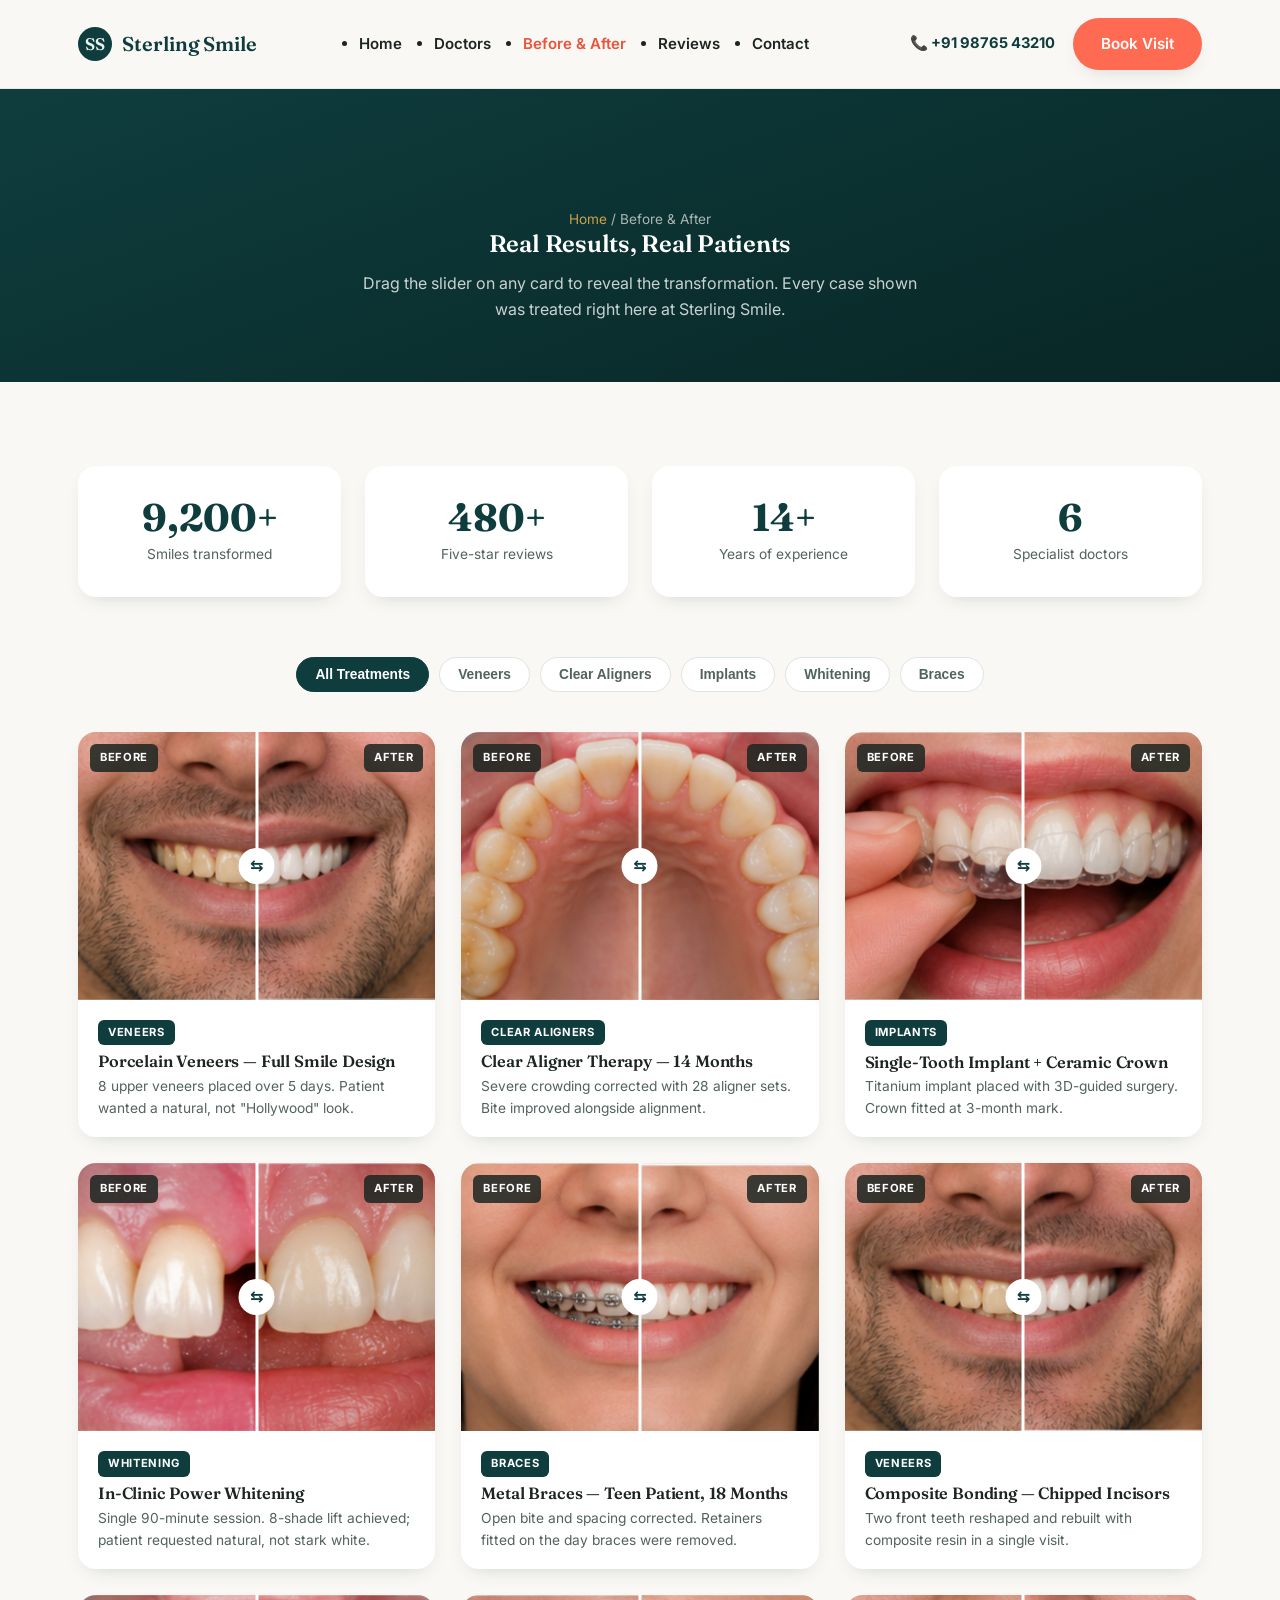
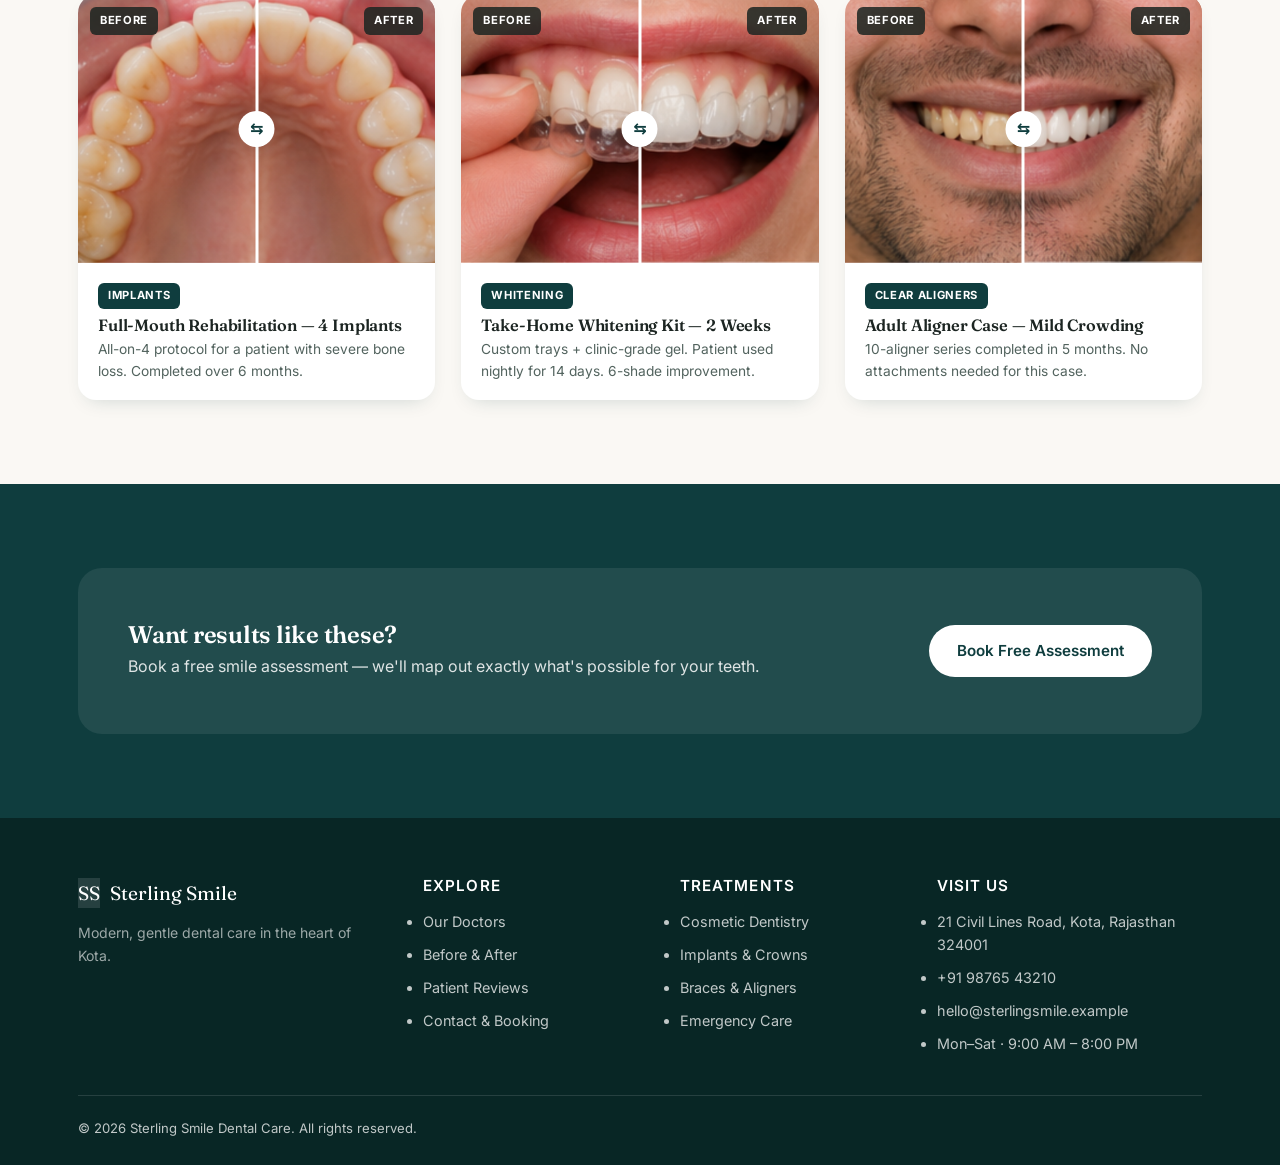
<file: gallery.html>
<!DOCTYPE html>
<html lang="en">
<head>
<meta charset="UTF-8">
<meta name="viewport" content="width=device-width, initial-scale=1.0">
<title>Before &amp; After Gallery — Sterling Smile Dental Care</title>
<link rel="preconnect" href="https://fonts.googleapis.com">
<link href="https://fonts.googleapis.com/css2?family=Fraunces:opsz,wght@9..144,500;9..144,600;9..144,700&family=Inter:wght@400;500;600;700&display=swap" rel="stylesheet">
<link rel="stylesheet" href="style.css">
<style>
  .gallery-grid{display:grid;grid-template-columns:repeat(3,1fr);gap:26px;}
  .gallery-item{display:none;}
  .gallery-item.visible{display:block;}
  .stats-row{display:grid;grid-template-columns:repeat(4,1fr);gap:24px;margin-bottom:60px;}
  .stat-box{background:var(--white);border-radius:var(--radius);padding:32px 24px;text-align:center;box-shadow:var(--shadow-sm);}
  .stat-box strong{font-family:'Fraunces',serif;font-size:2.4rem;color:var(--teal);display:block;line-height:1;}
  .stat-box span{font-size:.86rem;color:var(--ink-soft);margin-top:6px;display:block;}
  .treatment-badge{display:inline-block;background:var(--teal);color:var(--white);font-size:.7rem;font-weight:700;letter-spacing:.06em;text-transform:uppercase;padding:4px 10px;border-radius:6px;margin-bottom:8px;}
  @media(max-width:980px){.gallery-grid{grid-template-columns:repeat(2,1fr);}.stats-row{grid-template-columns:repeat(2,1fr);}}
  @media(max-width:600px){.gallery-grid{grid-template-columns:1fr;}.stats-row{grid-template-columns:1fr 1fr;}}
</style>
</head>
<body>

<header class="site">
  <nav class="nav">
    <a href="index.html" class="logo"><span class="mark">SS</span> Sterling Smile</a>
    <button class="nav-toggle" aria-label="Toggle navigation">&#9776;</button>
    <ul class="nav-links">
      <li><a href="index.html">Home</a></li>
      <li><a href="doctors.html">Doctors</a></li>
      <li><a href="gallery.html" class="active">Before &amp; After</a></li>
      <li><a href="reviews.html">Reviews</a></li>
      <li><a href="contact.html">Contact</a></li>
    </ul>
    <div class="nav-cta">
      <span class="nav-phone">&#128222; +91 98765 43210</span>
      <a href="booking.html" class="btn btn-primary">Book Visit</a>
    </div>
  </nav>
</header>

<section class="page-hero">
  <div class="container">
    <div class="breadcrumb"><a href="index.html">Home</a> / Before &amp; After</div>
    <h1>Real Results, Real Patients</h1>
    <p style="color:rgba(255,255,255,.78);max-width:560px;margin:14px auto 0;">Drag the slider on any card to reveal the transformation. Every case shown was treated right here at Sterling Smile.</p>
  </div>
</section>

<section>
  <div class="container">

    <!-- Stats -->
    <div class="stats-row">
      <div class="stat-box"><strong>9,200+</strong><span>Smiles transformed</span></div>
      <div class="stat-box"><strong>480+</strong><span>Five-star reviews</span></div>
      <div class="stat-box"><strong>14+</strong><span>Years of experience</span></div>
      <div class="stat-box"><strong>6</strong><span>Specialist doctors</span></div>
    </div>

    <!-- Filter chips -->
    <div class="chips" data-target=".gallery-item">
      <button class="chip active" data-filter="all">All Treatments</button>
      <button class="chip" data-filter="veneers">Veneers</button>
      <button class="chip" data-filter="aligners">Clear Aligners</button>
      <button class="chip" data-filter="implants">Implants</button>
      <button class="chip" data-filter="whitening">Whitening</button>
      <button class="chip" data-filter="braces">Braces</button>
    </div>

    <div class="gallery-grid">

      <!-- 1 -->
      <div class="gallery-item visible" data-category="veneers">
        <div class="ba-card">
          <div class="ba-images">
            <img class="before" src="image/beforepic1.png" alt="Before veneers">
            <img class="after" src="image/afterpic1.png" alt="After veneers">
            <span class="ba-tag before">Before</span>
            <span class="ba-tag after">After</span>
            <div class="ba-divider"></div>
          </div>
          <div class="ba-info">
            <span class="treatment-badge">Veneers</span>
            <h4>Porcelain Veneers — Full Smile Design</h4>
            <p>8 upper veneers placed over 5 days. Patient wanted a natural, not "Hollywood" look.</p>
          </div>
        </div>
      </div>

      <!-- 2 -->
      <div class="gallery-item visible" data-category="aligners">
        <div class="ba-card">
          <div class="ba-images">
            <img class="before" src="image/beforepic2.png" alt="Before aligners">
            <img class="after" src="image/afterpic2.png" alt="After aligners">
            <span class="ba-tag before">Before</span>
            <span class="ba-tag after">After</span>
            <div class="ba-divider"></div>
          </div>
          <div class="ba-info">
            <span class="treatment-badge">Clear Aligners</span>
            <h4>Clear Aligner Therapy — 14 Months</h4>
            <p>Severe crowding corrected with 28 aligner sets. Bite improved alongside alignment.</p>
          </div>
        </div>
      </div>

      <!-- 3 -->
      <div class="gallery-item visible" data-category="implants">
        <div class="ba-card">
          <div class="ba-images">
            <img class="before" src="image/beforepic3.png" alt="Before implant">
            <img class="after" src="image/afterpic3.png" alt="After implant">
            <span class="ba-tag before">Before</span>
            <span class="ba-tag after">After</span>
            <div class="ba-divider"></div>
          </div>
          <div class="ba-info">
            <span class="treatment-badge">Implants</span>
            <h4>Single-Tooth Implant + Ceramic Crown</h4>
            <p>Titanium implant placed with 3D-guided surgery. Crown fitted at 3-month mark.</p>
          </div>
        </div>
      </div>

      <!-- 4 -->
      <div class="gallery-item visible" data-category="whitening">
        <div class="ba-card">
          <div class="ba-images">
            <img class="before" src="image/beforepic4.png" alt="Before whitening">
            <img class="after" src="image/afterpic4.png" alt="After whitening">
            <span class="ba-tag before">Before</span>
            <span class="ba-tag after">After</span>
            <div class="ba-divider"></div>
          </div>
          <div class="ba-info">
            <span class="treatment-badge">Whitening</span>
            <h4>In-Clinic Power Whitening</h4>
            <p>Single 90-minute session. 8-shade lift achieved; patient requested natural, not stark white.</p>
          </div>
        </div>
      </div>

      <!-- 5 -->
      <div class="gallery-item visible" data-category="braces">
        <div class="ba-card">
          <div class="ba-images">
            <img class="before" src="image/beforepic5.png" alt="Before braces">
            <img class="after" src="image/afterpic5.png" alt="After braces">
            <span class="ba-tag before">Before</span>
            <span class="ba-tag after">After</span>
            <div class="ba-divider"></div>
          </div>
          <div class="ba-info">
            <span class="treatment-badge">Braces</span>
            <h4>Metal Braces — Teen Patient, 18 Months</h4>
            <p>Open bite and spacing corrected. Retainers fitted on the day braces were removed.</p>
          </div>
        </div>
      </div>

      <!-- 6 -->
      <div class="gallery-item visible" data-category="veneers">
        <div class="ba-card">
          <div class="ba-images">
            <img class="before" src="image/beforepic1.png" alt="Before composite bonding">
            <img class="after" src="image/afterpic1.png" alt="After composite bonding">
            <span class="ba-tag before">Before</span>
            <span class="ba-tag after">After</span>
            <div class="ba-divider"></div>
          </div>
          <div class="ba-info">
            <span class="treatment-badge">Veneers</span>
            <h4>Composite Bonding — Chipped Incisors</h4>
            <p>Two front teeth reshaped and rebuilt with composite resin in a single visit.</p>
          </div>
        </div>
      </div>

      <!-- 7 -->
      <div class="gallery-item visible" data-category="implants">
        <div class="ba-card">
          <div class="ba-images">
            <img class="before" src="image/beforepic2.png" alt="Before full mouth rehab">
            <img class="after" src="image/afterpic2.png" alt="After full mouth rehab">
            <span class="ba-tag before">Before</span>
            <span class="ba-tag after">After</span>
            <div class="ba-divider"></div>
          </div>
          <div class="ba-info">
            <span class="treatment-badge">Implants</span>
            <h4>Full-Mouth Rehabilitation — 4 Implants</h4>
            <p>All-on-4 protocol for a patient with severe bone loss. Completed over 6 months.</p>
          </div>
        </div>
      </div>

      <!-- 8 -->
      <div class="gallery-item visible" data-category="whitening">
        <div class="ba-card">
          <div class="ba-images">
            <img class="before" src="image/beforepic3.png" alt="Before take-home whitening">
            <img class="after" src="image/afterpic3.png" alt="After take-home whitening">
            <span class="ba-tag before">Before</span>
            <span class="ba-tag after">After</span>
            <div class="ba-divider"></div>
          </div>
          <div class="ba-info">
            <span class="treatment-badge">Whitening</span>
            <h4>Take-Home Whitening Kit — 2 Weeks</h4>
            <p>Custom trays + clinic-grade gel. Patient used nightly for 14 days. 6-shade improvement.</p>
          </div>
        </div>
      </div>

      <!-- 9 -->
      <div class="gallery-item visible" data-category="aligners">
        <div class="ba-card">
          <div class="ba-images">
            <img class="before" src="image/beforepic1.png" alt="Before aligners adult">
            <img class="after" src="image/afterpic1.png" alt="After aligners adult">
            <span class="ba-tag before">Before</span>
            <span class="ba-tag after">After</span>
            <div class="ba-divider"></div>
          </div>
          <div class="ba-info">
            <span class="treatment-badge">Clear Aligners</span>
            <h4>Adult Aligner Case — Mild Crowding</h4>
            <p>10-aligner series completed in 5 months. No attachments needed for this case.</p>
          </div>
        </div>
      </div>

    </div>
  </div>
</section>

<!-- CTA -->
<section class="bg-teal">
  <div class="container">
    <div class="cta-banner" style="background:rgba(255,255,255,.08);">
      <div>
        <h2>Want results like these?</h2>
        <p>Book a free smile assessment — we'll map out exactly what's possible for your teeth.</p>
      </div>
      <a href="booking.html" class="btn btn-light">Book Free Assessment</a>
    </div>
  </div>
</section>

<footer>
  <div class="container">
    <div class="footer-grid">
      <div>
        <div class="footer-logo"><span class="mark" style="background:rgba(255,255,255,.12)">SS</span>Sterling Smile</div>
        <p style="color:rgba(255,255,255,.6);font-size:.88rem;max-width:280px;">Modern, gentle dental care in the heart of Kota.</p>
      </div>
      <div><h4>Explore</h4><ul>
        <li><a href="doctors.html">Our Doctors</a></li>
        <li><a href="gallery.html">Before &amp; After</a></li>
        <li><a href="reviews.html">Patient Reviews</a></li>
        <li><a href="contact.html">Contact &amp; Booking</a></li>
      </ul></div>
      <div><h4>Treatments</h4><ul>
        <li>Cosmetic Dentistry</li><li>Implants &amp; Crowns</li><li>Braces &amp; Aligners</li><li>Emergency Care</li>
      </ul></div>
      <div><h4>Visit Us</h4><ul>
        <li>21 Civil Lines Road, Kota, Rajasthan 324001</li>
        <li>+91 98765 43210</li>
        <li>hello@sterlingsmile.example</li>
        <li>Mon–Sat · 9:00 AM – 8:00 PM</li>
      </ul></div>
    </div>
    <div class="footer-bottom">
      <span>&copy; <span id="year"></span> Sterling Smile Dental Care. All rights reserved.</span>
    </div>
  </div>
</footer>

<script src="script.js"></script>
<script>
  // Show/hide gallery items based on filter
  document.querySelectorAll('.chips').forEach(chipBar => {
    chipBar.querySelectorAll('.chip').forEach(chip => {
      chip.addEventListener('click', () => {
        chipBar.querySelectorAll('.chip').forEach(c => c.classList.remove('active'));
        chip.classList.add('active');
        const filter = chip.dataset.filter;
        document.querySelectorAll('.gallery-item').forEach(item => {
          const show = filter === 'all' || item.dataset.category === filter;
          item.classList.toggle('visible', show);
        });
      });
    });
  });
</script>
</body>
</html>
</file>
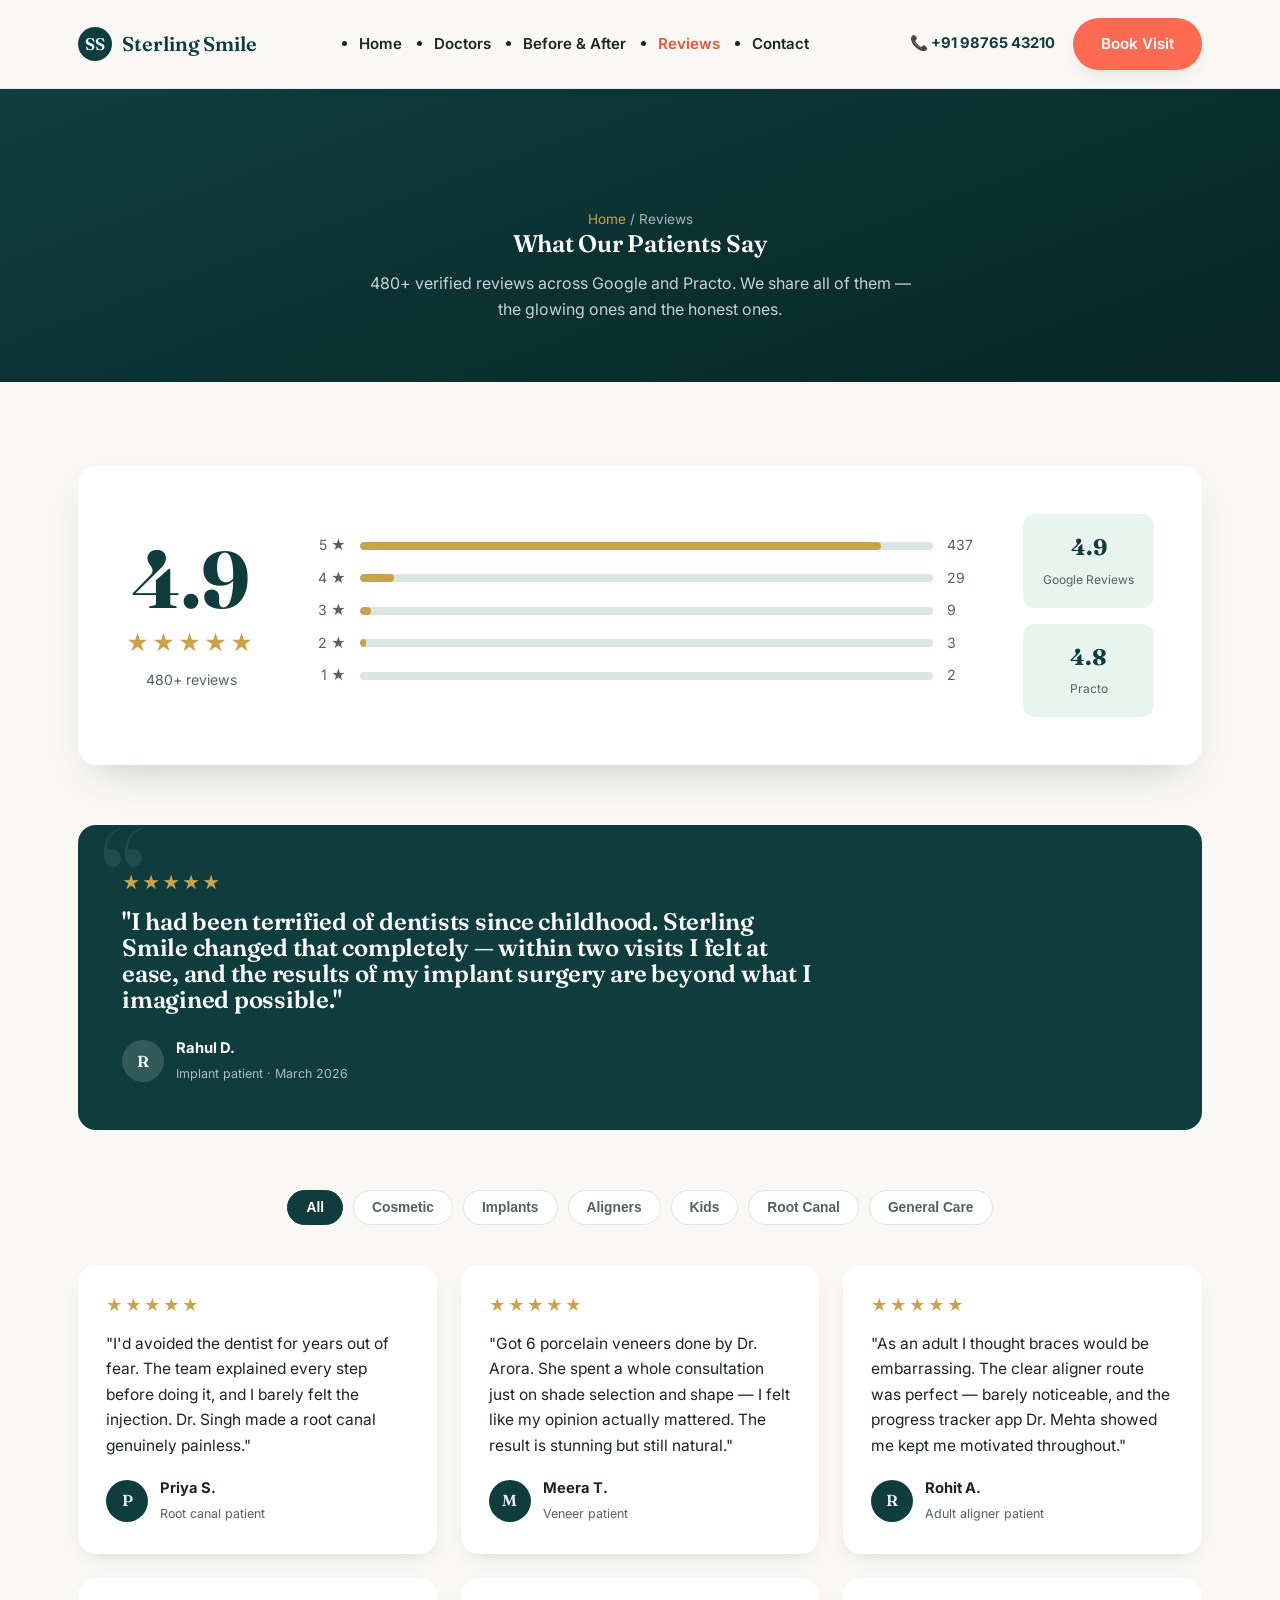
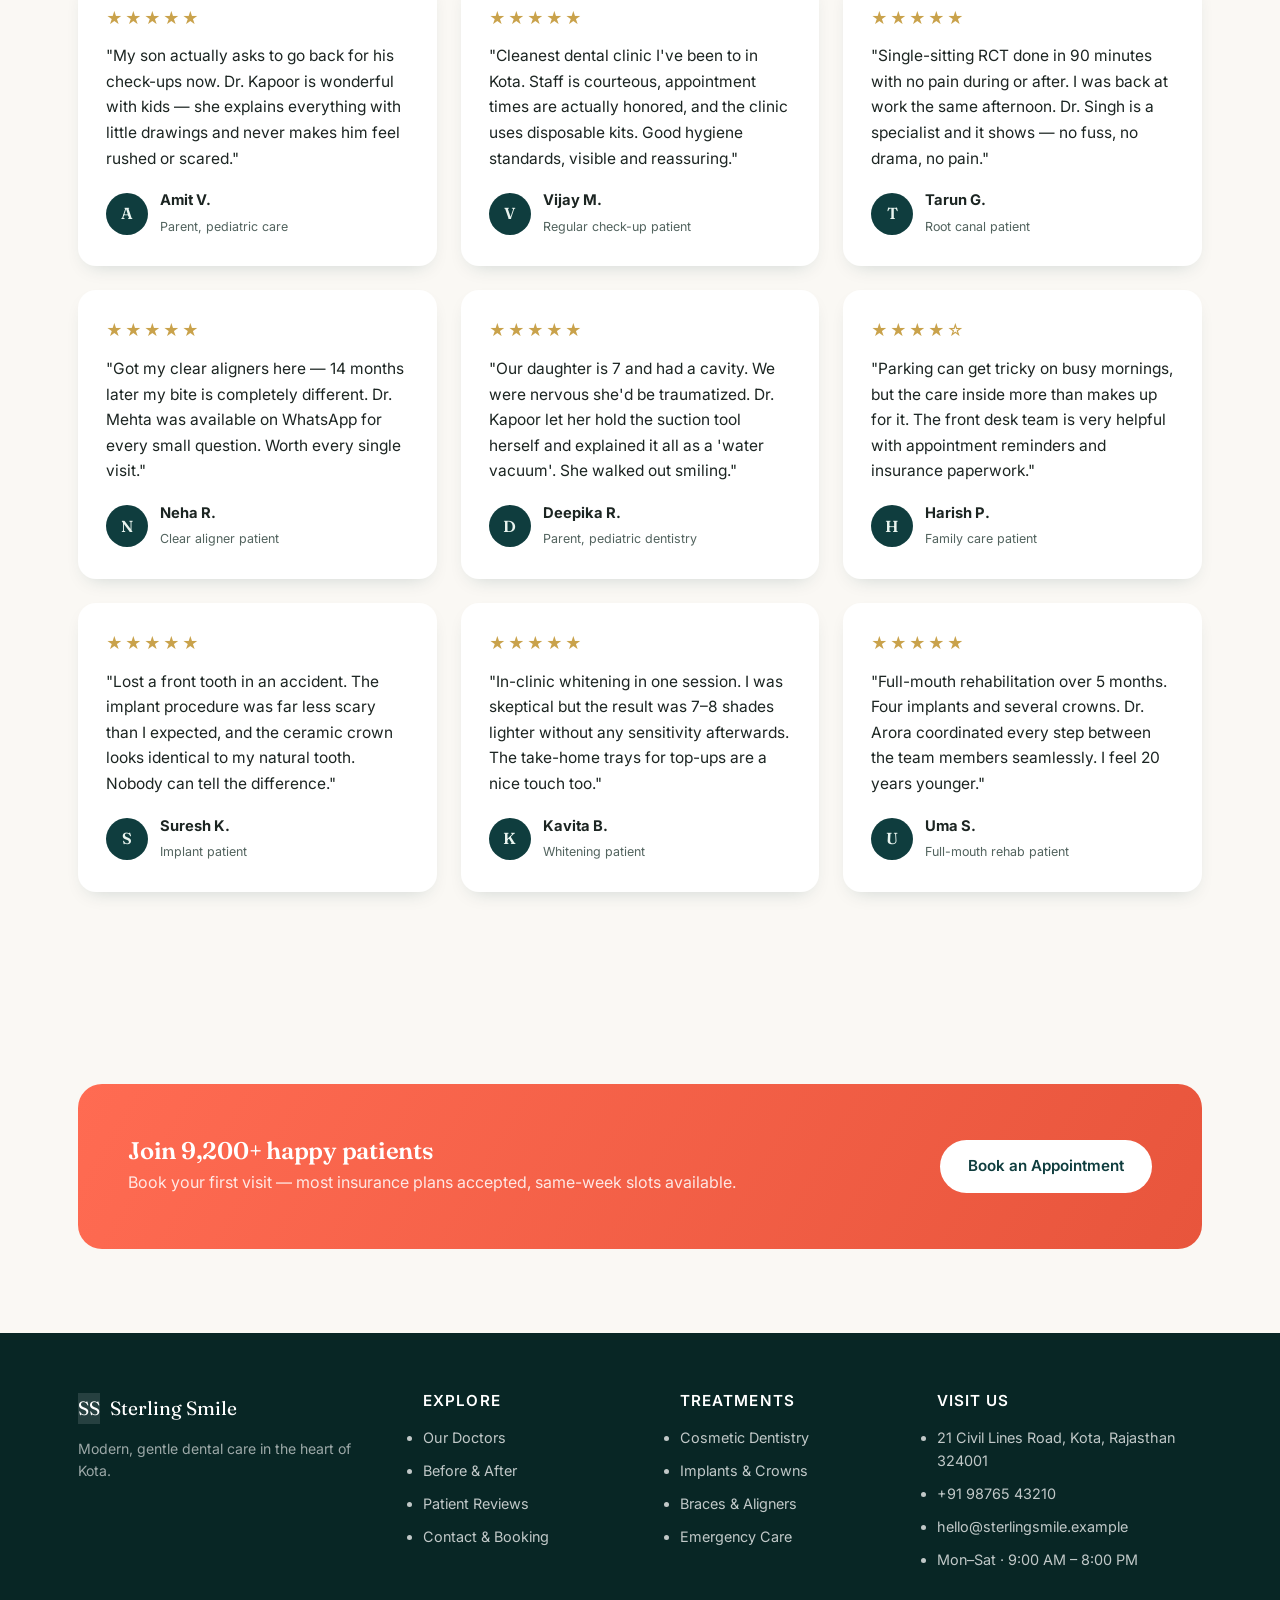
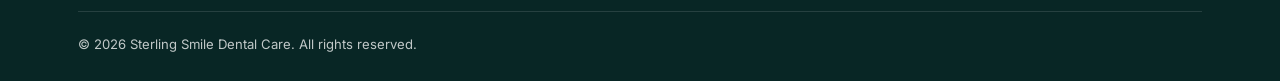
<file: reviews.html>
<!DOCTYPE html>
<html lang="en">
<head>
<meta charset="UTF-8">
<meta name="viewport" content="width=device-width, initial-scale=1.0">
<title>Patient Reviews — Sterling Smile Dental Care</title>
<link rel="preconnect" href="https://fonts.googleapis.com">
<link href="https://fonts.googleapis.com/css2?family=Fraunces:opsz,wght@9..144,500;9..144,600;9..144,700&family=Inter:wght@400;500;600;700&display=swap" rel="stylesheet">
<link rel="stylesheet" href="style.css">
<style>
  .rating-hero{background:var(--white);border-radius:var(--radius);padding:48px;box-shadow:var(--shadow);display:grid;grid-template-columns:auto 1fr auto;gap:40px;align-items:center;margin-bottom:60px;}
  .big-score{text-align:center;}
  .big-score strong{font-family:'Fraunces',serif;font-size:5rem;color:var(--teal);display:block;line-height:1;}
  .big-score .stars{color:var(--gold);font-size:1.4rem;letter-spacing:3px;display:block;margin:6px 0;}
  .big-score span{font-size:.88rem;color:var(--ink-soft);}
  .rating-bars{flex:1;}
  .bar-row{display:flex;align-items:center;gap:14px;margin-bottom:10px;font-size:.88rem;}
  .bar-row span:first-child{width:50px;color:var(--ink-soft);text-align:right;}
  .bar-track{flex:1;height:8px;background:#DDE5E1;border-radius:4px;overflow:hidden;}
  .bar-fill{height:100%;background:var(--gold);border-radius:4px;}
  .bar-count{width:36px;color:var(--ink-soft);}
  .platform-badges{display:flex;flex-direction:column;gap:16px;}
  .platform-badge{background:var(--mint);border-radius:12px;padding:16px 20px;text-align:center;min-width:130px;}
  .platform-badge strong{display:block;font-family:'Fraunces',serif;font-size:1.4rem;color:var(--teal);}
  .platform-badge small{font-size:.75rem;color:var(--ink-soft);}
  .reviews-masonry{columns:3;gap:24px;}
  .review-card{break-inside:avoid;margin-bottom:24px;}
  .review-card .review-quote{font-size:.97rem;line-height:1.65;}
  .featured-review{background:var(--teal);border-radius:var(--radius);padding:44px;color:var(--white);margin-bottom:60px;position:relative;overflow:hidden;}
  .featured-review::before{content:"\201C";position:absolute;top:-10px;left:24px;font-family:'Fraunces',serif;font-size:10rem;color:rgba(255,255,255,.08);line-height:1;}
  .featured-review h3{color:var(--white);font-size:1.5rem;max-width:700px;}
  .featured-review .review-person strong{color:var(--white);}
  .featured-review .review-stars{font-size:1.1rem;}
  @media(max-width:980px){.reviews-masonry{columns:2;}.rating-hero{grid-template-columns:1fr;gap:24px;}.platform-badges{flex-direction:row;}}
  @media(max-width:600px){.reviews-masonry{columns:1;}.rating-hero{padding:28px;}}
</style>
</head>
<body>

<header class="site">
  <nav class="nav">
    <a href="index.html" class="logo"><span class="mark">SS</span> Sterling Smile</a>
    <button class="nav-toggle" aria-label="Toggle navigation">&#9776;</button>
    <ul class="nav-links">
      <li><a href="index.html">Home</a></li>
      <li><a href="doctors.html">Doctors</a></li>
      <li><a href="gallery.html">Before &amp; After</a></li>
      <li><a href="reviews.html" class="active">Reviews</a></li>
      <li><a href="contact.html">Contact</a></li>
    </ul>
    <div class="nav-cta">
      <span class="nav-phone">&#128222; +91 98765 43210</span>
      <a href="booking.html" class="btn btn-primary">Book Visit</a>
    </div>
  </nav>
</header>

<section class="page-hero">
  <div class="container">
    <div class="breadcrumb"><a href="index.html">Home</a> / Reviews</div>
    <h1>What Our Patients Say</h1>
    <p style="color:rgba(255,255,255,.78);max-width:560px;margin:14px auto 0;">480+ verified reviews across Google and Practo. We share all of them — the glowing ones and the honest ones.</p>
  </div>
</section>

<section>
  <div class="container">

    <!-- Rating overview -->
    <div class="rating-hero">
      <div class="big-score">
        <strong>4.9</strong>
        <span class="stars">&#9733;&#9733;&#9733;&#9733;&#9733;</span>
        <span>480+ reviews</span>
      </div>
      <div class="rating-bars">
        <div class="bar-row"><span>5 ★</span><div class="bar-track"><div class="bar-fill" style="width:91%"></div></div><span class="bar-count">437</span></div>
        <div class="bar-row"><span>4 ★</span><div class="bar-track"><div class="bar-fill" style="width:6%"></div></div><span class="bar-count">29</span></div>
        <div class="bar-row"><span>3 ★</span><div class="bar-track"><div class="bar-fill" style="width:2%"></div></div><span class="bar-count">9</span></div>
        <div class="bar-row"><span>2 ★</span><div class="bar-track"><div class="bar-fill" style="width:1%"></div></div><span class="bar-count">3</span></div>
        <div class="bar-row"><span>1 ★</span><div class="bar-track"><div class="bar-fill" style="width:0%"></div></div><span class="bar-count">2</span></div>
      </div>
      <div class="platform-badges">
        <div class="platform-badge"><strong>4.9</strong><small>Google Reviews</small></div>
        <div class="platform-badge"><strong>4.8</strong><small>Practo</small></div>
      </div>
    </div>

    <!-- Featured review -->
    <div class="featured-review">
      <div class="review-stars">&#9733;&#9733;&#9733;&#9733;&#9733;</div>
      <h3>"I had been terrified of dentists since childhood. Sterling Smile changed that completely — within two visits I felt at ease, and the results of my implant surgery are beyond what I imagined possible."</h3>
      <div class="review-person" style="margin-top:24px;">
        <div class="review-avatar" style="background:rgba(255,255,255,.15);color:var(--white);">R</div>
        <div><strong>Rahul D.</strong><span style="color:rgba(255,255,255,.65);">Implant patient · March 2026</span></div>
      </div>
    </div>

    <!-- Filter chips -->
    <div class="chips" data-target=".r-card">
      <button class="chip active" data-filter="all">All</button>
      <button class="chip" data-filter="cosmetic">Cosmetic</button>
      <button class="chip" data-filter="implants">Implants</button>
      <button class="chip" data-filter="aligners">Aligners</button>
      <button class="chip" data-filter="kids">Kids</button>
      <button class="chip" data-filter="rct">Root Canal</button>
      <button class="chip" data-filter="general">General Care</button>
    </div>

    <!-- Reviews masonry -->
    <div class="reviews-masonry">

      <div class="review-card r-card" data-category="rct">
        <div class="review-stars">&#9733;&#9733;&#9733;&#9733;&#9733;</div>
        <p class="review-quote">"I'd avoided the dentist for years out of fear. The team explained every step before doing it, and I barely felt the injection. Dr. Singh made a root canal genuinely painless."</p>
        <div class="review-person"><div class="review-avatar">P</div><div><strong>Priya S.</strong><span>Root canal patient</span></div></div>
      </div>

      <div class="review-card r-card" data-category="kids">
        <div class="review-stars">&#9733;&#9733;&#9733;&#9733;&#9733;</div>
        <p class="review-quote">"My son actually asks to go back for his check-ups now. Dr. Kapoor is wonderful with kids — she explains everything with little drawings and never makes him feel rushed or scared."</p>
        <div class="review-person"><div class="review-avatar">A</div><div><strong>Amit V.</strong><span>Parent, pediatric care</span></div></div>
      </div>

      <div class="review-card r-card" data-category="aligners">
        <div class="review-stars">&#9733;&#9733;&#9733;&#9733;&#9733;</div>
        <p class="review-quote">"Got my clear aligners here — 14 months later my bite is completely different. Dr. Mehta was available on WhatsApp for every small question. Worth every single visit."</p>
        <div class="review-person"><div class="review-avatar">N</div><div><strong>Neha R.</strong><span>Clear aligner patient</span></div></div>
      </div>

      <div class="review-card r-card" data-category="implants">
        <div class="review-stars">&#9733;&#9733;&#9733;&#9733;&#9733;</div>
        <p class="review-quote">"Lost a front tooth in an accident. The implant procedure was far less scary than I expected, and the ceramic crown looks identical to my natural tooth. Nobody can tell the difference."</p>
        <div class="review-person"><div class="review-avatar">S</div><div><strong>Suresh K.</strong><span>Implant patient</span></div></div>
      </div>

      <div class="review-card r-card" data-category="cosmetic">
        <div class="review-stars">&#9733;&#9733;&#9733;&#9733;&#9733;</div>
        <p class="review-quote">"Got 6 porcelain veneers done by Dr. Arora. She spent a whole consultation just on shade selection and shape — I felt like my opinion actually mattered. The result is stunning but still natural."</p>
        <div class="review-person"><div class="review-avatar">M</div><div><strong>Meera T.</strong><span>Veneer patient</span></div></div>
      </div>

      <div class="review-card r-card" data-category="general">
        <div class="review-stars">&#9733;&#9733;&#9733;&#9733;&#9733;</div>
        <p class="review-quote">"Cleanest dental clinic I've been to in Kota. Staff is courteous, appointment times are actually honored, and the clinic uses disposable kits. Good hygiene standards, visible and reassuring."</p>
        <div class="review-person"><div class="review-avatar">V</div><div><strong>Vijay M.</strong><span>Regular check-up patient</span></div></div>
      </div>

      <div class="review-card r-card" data-category="kids">
        <div class="review-stars">&#9733;&#9733;&#9733;&#9733;&#9733;</div>
        <p class="review-quote">"Our daughter is 7 and had a cavity. We were nervous she'd be traumatized. Dr. Kapoor let her hold the suction tool herself and explained it all as a 'water vacuum'. She walked out smiling."</p>
        <div class="review-person"><div class="review-avatar">D</div><div><strong>Deepika R.</strong><span>Parent, pediatric dentistry</span></div></div>
      </div>

      <div class="review-card r-card" data-category="cosmetic">
        <div class="review-stars">&#9733;&#9733;&#9733;&#9733;&#9733;</div>
        <p class="review-quote">"In-clinic whitening in one session. I was skeptical but the result was 7–8 shades lighter without any sensitivity afterwards. The take-home trays for top-ups are a nice touch too."</p>
        <div class="review-person"><div class="review-avatar">K</div><div><strong>Kavita B.</strong><span>Whitening patient</span></div></div>
      </div>

      <div class="review-card r-card" data-category="aligners">
        <div class="review-stars">&#9733;&#9733;&#9733;&#9733;&#9733;</div>
        <p class="review-quote">"As an adult I thought braces would be embarrassing. The clear aligner route was perfect — barely noticeable, and the progress tracker app Dr. Mehta showed me kept me motivated throughout."</p>
        <div class="review-person"><div class="review-avatar">R</div><div><strong>Rohit A.</strong><span>Adult aligner patient</span></div></div>
      </div>

      <div class="review-card r-card" data-category="rct">
        <div class="review-stars">&#9733;&#9733;&#9733;&#9733;&#9733;</div>
        <p class="review-quote">"Single-sitting RCT done in 90 minutes with no pain during or after. I was back at work the same afternoon. Dr. Singh is a specialist and it shows — no fuss, no drama, no pain."</p>
        <div class="review-person"><div class="review-avatar">T</div><div><strong>Tarun G.</strong><span>Root canal patient</span></div></div>
      </div>

      <div class="review-card r-card" data-category="general">
        <div class="review-stars">&#9733;&#9733;&#9733;&#9733;&#9734;</div>
        <p class="review-quote">"Parking can get tricky on busy mornings, but the care inside more than makes up for it. The front desk team is very helpful with appointment reminders and insurance paperwork."</p>
        <div class="review-person"><div class="review-avatar">H</div><div><strong>Harish P.</strong><span>Family care patient</span></div></div>
      </div>

      <div class="review-card r-card" data-category="implants">
        <div class="review-stars">&#9733;&#9733;&#9733;&#9733;&#9733;</div>
        <p class="review-quote">"Full-mouth rehabilitation over 5 months. Four implants and several crowns. Dr. Arora coordinated every step between the team members seamlessly. I feel 20 years younger."</p>
        <div class="review-person"><div class="review-avatar">U</div><div><strong>Uma S.</strong><span>Full-mouth rehab patient</span></div></div>
      </div>

    </div>

  </div>
</section>

<!-- CTA -->
<section>
  <div class="container">
    <div class="cta-banner">
      <div>
        <h2>Join 9,200+ happy patients</h2>
        <p>Book your first visit — most insurance plans accepted, same-week slots available.</p>
      </div>
      <a href="booking.html" class="btn btn-light">Book an Appointment</a>
    </div>
  </div>
</section>

<footer>
  <div class="container">
    <div class="footer-grid">
      <div>
        <div class="footer-logo"><span class="mark" style="background:rgba(255,255,255,.12)">SS</span>Sterling Smile</div>
        <p style="color:rgba(255,255,255,.6);font-size:.88rem;max-width:280px;">Modern, gentle dental care in the heart of Kota.</p>
      </div>
      <div><h4>Explore</h4><ul>
        <li><a href="doctors.html">Our Doctors</a></li>
        <li><a href="gallery.html">Before &amp; After</a></li>
        <li><a href="reviews.html">Patient Reviews</a></li>
        <li><a href="contact.html">Contact &amp; Booking</a></li>
      </ul></div>
      <div><h4>Treatments</h4><ul>
        <li>Cosmetic Dentistry</li><li>Implants &amp; Crowns</li><li>Braces &amp; Aligners</li><li>Emergency Care</li>
      </ul></div>
      <div><h4>Visit Us</h4><ul>
        <li>21 Civil Lines Road, Kota, Rajasthan 324001</li>
        <li>+91 98765 43210</li>
        <li>hello@sterlingsmile.example</li>
        <li>Mon–Sat · 9:00 AM – 8:00 PM</li>
      </ul></div>
    </div>
    <div class="footer-bottom">
      <span>&copy; <span id="year"></span> Sterling Smile Dental Care. All rights reserved.</span>
    </div>
  </div>
</footer>

<script src="script.js"></script>
<script>
  document.querySelectorAll('.chips').forEach(chipBar => {
    chipBar.querySelectorAll('.chip').forEach(chip => {
      chip.addEventListener('click', () => {
        chipBar.querySelectorAll('.chip').forEach(c => c.classList.remove('active'));
        chip.classList.add('active');
        const filter = chip.dataset.filter;
        document.querySelectorAll('.r-card').forEach(item => {
          item.style.display = (filter === 'all' || item.dataset.category === filter) ? '' : 'none';
        });
      });
    });
  });
</script>
</body>
</html>
</file>
<file: style.css>
/* =========================================================
   Sterling Smile Dental Care — Design Tokens
   Color:  --teal #0F3D3E (deep, trustworthy)
           --mint #E9F4EF (clean, clinical calm)
           --coral #FF6B52 (warm accent / CTA)
           --gold  #C9A24B (premium hairline accent)
           --cream #FAF8F4 (page background)
           --ink   #1C2522 (text)
   Type:   Display — "Fraunces" (warm, human serif — softens a clinical subject)
           Body    — "Inter" (clean, legible utility face)
   Signature: the "smile-arc" divider — a thin arcing rule that recurs between
   sections, echoing the curve of a smile rather than a straight hairline.
   ========================================================= */

:root{
  --teal:#0F3D3E;
  --teal-dark:#082625;
  --mint:#E9F4EF;
  --coral:#FF6B52;
  --coral-dark:#E8553C;
  --gold:#C9A24B;
  --cream:#FAF8F4;
  --ink:#1C2522;
  --ink-soft:#52635E;
  --white:#FFFFFF;
  --radius:18px;
  --radius-sm:10px;
  --shadow:0 18px 40px -18px rgba(15,61,62,.28);
  --shadow-sm:0 8px 20px -10px rgba(15,61,62,.22);
  --max:1180px;
}

*{box-sizing:border-box;}
html{scroll-behavior:smooth;}
body{
  margin:0;
  background:var(--cream);
  color:var(--ink);
  font-family:'Inter',system-ui,sans-serif;
  font-size:16px;
  line-height:1.6;
  -webkit-font-smoothing:antialiased;
}
img{max-width:100%;display:block;}
a{color:inherit;text-decoration:none;}
h1,h2,h3,h4{
  font-family:'Fraunces',serif;
  margin:0 0 .4em;
  line-height:1.08;
  font-weight:600;
  letter-spacing:-.01em;
}
p{margin:0 0 1em;color:var(--ink-soft);}
ul{margin:0;padding:0;}
.container{max-width:var(--max);margin:0 auto;padding:0 28px;}
.eyebrow{
  font-family:'Inter',sans-serif;
  text-transform:uppercase;
  letter-spacing:.16em;
  font-size:.72rem;
  font-weight:700;
  color:var(--coral-dark);
  display:inline-flex;
  align-items:center;
  gap:8px;
  margin-bottom:14px;
}
.eyebrow::before{
  content:"";
  width:18px;height:2px;background:var(--coral);
  display:inline-block;border-radius:2px;
}

/* ---------- Buttons ---------- */
.btn{
  display:inline-flex;align-items:center;justify-content:center;gap:8px;
  padding:14px 28px;border-radius:999px;font-weight:600;font-size:.95rem;
  cursor:pointer;border:none;transition:transform .25s ease, box-shadow .25s ease, background .25s ease;
  font-family:'Inter',sans-serif;
}
.btn-primary{background:var(--coral);color:var(--white);box-shadow:var(--shadow-sm);}
.btn-primary:hover{background:var(--coral-dark);transform:translateY(-2px);}
.btn-outline{background:transparent;color:var(--teal);border:1.5px solid var(--teal);}
.btn-outline:hover{background:var(--teal);color:var(--white);transform:translateY(-2px);}
.btn-light{background:var(--white);color:var(--teal);}
.btn-light:hover{transform:translateY(-2px);box-shadow:var(--shadow-sm);}
.btn-block{width:100%;}

/* ---------- Smile-arc signature divider ---------- */
.smile-arc{
  width:100%;
  height:46px;
  display:block;
  margin:0 auto;
}
.smile-arc path{ stroke:var(--gold); stroke-width:2; fill:none; stroke-linecap:round; }
.smile-arc.flip{ transform:rotate(180deg); }

/* ---------- Header / Nav ---------- */
header.site{
  position:sticky;top:0;z-index:100;
  background:rgba(250,248,244,.88);
  backdrop-filter:blur(10px);
  border-bottom:1px solid rgba(15,61,62,.08);
}
.nav{
  display:flex;align-items:center;justify-content:space-between;
  padding:18px 28px;max-width:var(--max);margin:0 auto;
}
.logo{
  display:flex;align-items:center;gap:10px;
  font-family:'Fraunces',serif;font-weight:600;font-size:1.25rem;color:var(--teal);
}
.logo .mark{
  width:34px;height:34px;border-radius:50%;
  background:var(--teal);color:var(--mint);
  display:flex;align-items:center;justify-content:center;
  font-size:1.05rem;
}
.nav-links{display:flex;gap:32px;align-items:center;font-weight:600;font-size:.94rem;color:var(--ink);}
.nav-links a{position:relative;padding:6px 0;}
.nav-links a.active, .nav-links a:hover{color:var(--coral-dark);}
.nav-cta{display:flex;align-items:center;gap:18px;}
.nav-phone{font-weight:700;color:var(--teal);font-size:.92rem;}
.nav-toggle{display:none;background:none;border:none;font-size:1.6rem;color:var(--teal);cursor:pointer;}

@media (max-width:880px){
  .nav-links{
    position:absolute;top:100%;left:0;right:0;background:var(--cream);
    flex-direction:column;align-items:flex-start;padding:18px 28px;gap:14px;
    box-shadow:var(--shadow-sm);display:none;
  }
  .nav-links.open{display:flex;}
  .nav-toggle{display:block;}
  .nav-phone{display:none;}
}

/* ---------- Hero ---------- */
.hero{
  position:relative;overflow:hidden;
  background:linear-gradient(160deg,var(--teal) 0%, var(--teal-dark) 100%);
  color:var(--white);
  padding:90px 0 0;
}
.hero-grid{
  display:grid;grid-template-columns:1.1fr .9fr;gap:40px;align-items:center;
  max-width:var(--max);margin:0 auto;padding:0 28px 70px;
}
.hero h1{font-size:clamp(2.4rem,4.2vw,3.6rem);color:var(--white);}
.hero h1 em{font-style:normal;color:var(--gold);}
.hero p.lead{color:rgba(255,255,255,.82);font-size:1.08rem;max-width:480px;}
.hero-actions{display:flex;gap:16px;margin-top:28px;flex-wrap:wrap;}
.hero-stats{display:flex;gap:34px;margin-top:46px;flex-wrap:wrap;}
.hero-stats div{min-width:90px;}
.hero-stats strong{font-family:'Fraunces',serif;font-size:1.9rem;display:block;color:var(--gold);}
.hero-stats span{font-size:.82rem;color:rgba(255,255,255,.72);}
.hero-art{
  position:relative;border-radius:var(--radius);overflow:hidden;
  box-shadow:0 30px 60px -20px rgba(0,0,0,.45);
  aspect-ratio:4/5;
}
.hero-art img{width:100%;height:100%;object-fit:cover;}
.hero-badge{
  position:absolute;bottom:18px;left:18px;right:18px;
  background:rgba(255,255,255,.94);border-radius:14px;padding:14px 16px;
  display:flex;align-items:center;gap:12px;box-shadow:var(--shadow-sm);
}
.hero-badge .stars{color:var(--gold);font-size:1rem;letter-spacing:1px;}
.hero-badge small{color:var(--ink-soft);display:block;font-size:.78rem;}
.hero-wave{display:block;width:100%;}

/* ---------- Sections ---------- */
section{padding:84px 0;}
.section-head{max-width:640px;margin:0 auto 50px;text-align:center;}
.section-head.left{margin:0 0 50px;text-align:left;}
.bg-mint{background:var(--mint);}
.bg-teal{background:var(--teal);color:var(--white);}
.bg-teal h2, .bg-teal h3{color:var(--white);}
.bg-teal p{color:rgba(255,255,255,.78);}

/* ---------- Services / cards ---------- */
.grid-3{display:grid;grid-template-columns:repeat(3,1fr);gap:26px;}
.grid-4{display:grid;grid-template-columns:repeat(4,1fr);gap:22px;}
.grid-2{display:grid;grid-template-columns:1fr 1fr;gap:30px;}

.card{
  background:var(--white);border-radius:var(--radius);padding:30px 26px;
  box-shadow:var(--shadow-sm);transition:transform .3s ease, box-shadow .3s ease;
}
.card:hover{transform:translateY(-6px);box-shadow:var(--shadow);}
.card .ic{
  width:48px;height:48px;border-radius:12px;background:var(--mint);
  display:flex;align-items:center;justify-content:center;font-size:1.4rem;margin-bottom:16px;
}
.card h3{font-size:1.15rem;margin-bottom:8px;}
.card p{margin-bottom:0;font-size:.94rem;}

/* ---------- Why us strip ---------- */
.strip{display:flex;justify-content:space-between;flex-wrap:wrap;gap:24px;}
.strip .item{flex:1;min-width:200px;display:flex;gap:14px;align-items:flex-start;}
.strip .item .ic{font-size:1.5rem;background:rgba(255,255,255,.12);width:46px;height:46px;border-radius:12px;display:flex;align-items:center;justify-content:center;flex-shrink:0;}

/* ---------- Before / After ---------- */
.ba-card{
  background:var(--white);border-radius:var(--radius);overflow:hidden;box-shadow:var(--shadow-sm);
}
.ba-images{
  position:relative;aspect-ratio:4/3;overflow:hidden;
  /* Stops the "select everything blue" effect while dragging the divider */
  -webkit-user-select:none;
  -moz-user-select:none;
  user-select:none;
  touch-action:none; /* also stops the page from scrolling while dragging on touch */
}
.ba-images img{
  position:absolute;inset:0;width:100%;height:100%;object-fit:cover;
  -webkit-user-drag:none;
  user-drag:none;
  pointer-events:none; /* clicks/drags pass through to .ba-images / the divider */
}
.ba-images img.after{clip-path:inset(0 0 0 50%); z-index:1;}
.ba-images img.before{z-index:0;}
.ba-divider{
  position:absolute;top:0;bottom:0;left:50%;width:3px;background:var(--white);
  cursor:ew-resize;transform:translateX(-50%);
  z-index:2;
  touch-action:none;
}
.ba-divider::after{
  content:"⇆";position:absolute;top:50%;left:50%;transform:translate(-50%,-50%);
  width:36px;height:36px;background:var(--white);border-radius:50%;
  display:flex;align-items:center;justify-content:center;color:var(--teal);font-weight:700;
  box-shadow:var(--shadow-sm);
}
.ba-images.dragging{cursor:ew-resize;}
.ba-tag{
  position:absolute;top:12px;font-size:.7rem;font-weight:700;letter-spacing:.06em;
  text-transform:uppercase;padding:5px 10px;border-radius:6px;background:rgba(28,37,34,.85);color:#fff;
  z-index:10; /* always stays above the divider handle, no matter where it sits */
  white-space:nowrap;
  pointer-events:none;
  min-width:52px;
  text-align:center;
}
.ba-tag.before{left:12px;}
.ba-tag.after{right:12px;}
.ba-info{padding:18px 20px;}
.ba-info h4{margin-bottom:4px;font-size:1.02rem;}
.ba-info p{margin:0;font-size:.86rem;}

/* While a slider is actively being dragged, disable text selection across
   the whole page — this is what removes the distracting blue selection
   highlight/line that used to appear when moving the mouse quickly. */
body.ba-no-select{
  -webkit-user-select:none;
  -moz-user-select:none;
  user-select:none;
}

/* ---------- Doctors ---------- */
.doc-card{background:var(--white);border-radius:var(--radius);overflow:hidden;box-shadow:var(--shadow-sm);transition:transform .3s ease;}
.doc-card:hover{transform:translateY(-6px);}
.doc-photo{aspect-ratio:3/4;overflow:hidden;}
.doc-photo img{width:100%;height:100%;object-fit:cover;}
.doc-body{padding:22px 22px 26px;}
.doc-body h3{margin-bottom:2px;font-size:1.2rem;}
.doc-role{color:var(--coral-dark);font-weight:700;font-size:.82rem;text-transform:uppercase;letter-spacing:.05em;margin-bottom:10px;display:block;}
.doc-tags{display:flex;gap:8px;flex-wrap:wrap;margin-top:12px;}
.doc-tags span{background:var(--mint);color:var(--teal);font-size:.74rem;font-weight:600;padding:5px 10px;border-radius:999px;}

/* ---------- Reviews ---------- */
.review-card{background:var(--white);border-radius:var(--radius);padding:28px;box-shadow:var(--shadow-sm);height:100%;}
.review-stars{color:var(--gold);letter-spacing:2px;margin-bottom:12px;font-size:1rem;}
.review-quote{font-style:normal;color:var(--ink);font-size:1rem;}
.review-person{display:flex;align-items:center;gap:12px;margin-top:18px;}
.review-avatar{
  width:42px;height:42px;border-radius:50%;background:var(--teal);color:var(--mint);
  display:flex;align-items:center;justify-content:center;font-family:'Fraunces',serif;font-weight:600;
}
.review-person strong{display:block;font-size:.92rem;}
.review-person span{font-size:.78rem;color:var(--ink-soft);}
.review-summary{display:flex;align-items:center;gap:28px;flex-wrap:wrap;justify-content:center;margin-bottom:50px;}
.review-summary .score{text-align:center;}
.review-summary .score strong{font-family:'Fraunces',serif;font-size:3rem;color:var(--teal);display:block;}
.review-summary .score .stars{color:var(--gold);font-size:1.1rem;}

/* ---------- CTA banner ---------- */
.cta-banner{
  background:linear-gradient(120deg,var(--coral),var(--coral-dark));
  border-radius:24px;color:var(--white);padding:54px 50px;
  display:flex;align-items:center;justify-content:space-between;flex-wrap:wrap;gap:24px;
}
.cta-banner h2{color:var(--white);margin-bottom:6px;}
.cta-banner p{color:rgba(255,255,255,.85);margin-bottom:0;}

/* ---------- Appointment form ---------- */
.appt-wrap{display:grid;grid-template-columns:.9fr 1.1fr;gap:0;border-radius:var(--radius);overflow:hidden;box-shadow:var(--shadow);}
.appt-info{background:var(--teal);color:var(--white);padding:46px 40px;}
.appt-info h3{color:var(--white);}
.appt-info ul{margin-top:22px;display:flex;flex-direction:column;gap:16px;}
.appt-info li{display:flex;gap:12px;font-size:.94rem;color:rgba(255,255,255,.88);}
.appt-form{background:var(--white);padding:46px 40px;}
.form-row{display:grid;grid-template-columns:1fr 1fr;gap:16px;}
.field{margin-bottom:18px;}
.field label{display:block;font-size:.82rem;font-weight:600;margin-bottom:6px;color:var(--ink);}
.field input, .field select, .field textarea{
  width:100%;padding:13px 14px;border-radius:var(--radius-sm);border:1.5px solid #DDE5E1;
  font-family:'Inter',sans-serif;font-size:.94rem;background:var(--cream);color:var(--ink);
  transition:border-color .2s ease;
}
.field input:focus, .field select:focus, .field textarea:focus{outline:none;border-color:var(--coral);}
.field textarea{resize:vertical;min-height:90px;}
.form-msg{margin-top:14px;font-size:.88rem;font-weight:600;}
.form-msg.ok{color:#1F7A4D;}
.form-msg.err{color:#C23A2C;}

/* ---------- Map / location ---------- */
.location-grid{display:grid;grid-template-columns:1fr 1fr;gap:34px;align-items:stretch;}
#map{width:100%;height:100%;min-height:380px;border-radius:var(--radius);box-shadow:var(--shadow-sm);}
.loc-card{background:var(--white);border-radius:var(--radius);padding:32px;box-shadow:var(--shadow-sm);display:flex;flex-direction:column;justify-content:center;}
.loc-row{display:flex;gap:14px;margin-bottom:18px;align-items:flex-start;}
.loc-row .ic{width:40px;height:40px;border-radius:10px;background:var(--mint);display:flex;align-items:center;justify-content:center;flex-shrink:0;}
.loc-row h4{margin:0 0 4px;font-size:.98rem;}
.loc-row p{margin:0;font-size:.9rem;}

/* ---------- Footer ---------- */
footer{background:var(--teal-dark);color:rgba(255,255,255,.75);padding:60px 0 26px;}
.footer-grid{display:grid;grid-template-columns:1.4fr 1fr 1fr 1.2fr;gap:36px;margin-bottom:40px;}
.footer-grid h4{color:var(--white);font-size:.95rem;margin-bottom:16px;font-family:'Inter',sans-serif;text-transform:uppercase;letter-spacing:.07em;}
.footer-grid ul{display:flex;flex-direction:column;gap:10px;font-size:.9rem;}
.footer-grid ul a:hover{color:var(--gold);}
.footer-logo{display:flex;align-items:center;gap:10px;color:var(--white);font-family:'Fraunces',serif;font-size:1.2rem;margin-bottom:14px;}
.footer-bottom{border-top:1px solid rgba(255,255,255,.12);padding-top:22px;display:flex;justify-content:space-between;flex-wrap:wrap;gap:10px;font-size:.82rem;}
.social{display:flex;gap:10px;}
.social a{width:36px;height:36px;border-radius:50%;background:rgba(255,255,255,.08);display:flex;align-items:center;justify-content:center;}
.social a:hover{background:var(--coral);}

/* ---------- Page hero (sub pages) ---------- */
.page-hero{
  background:linear-gradient(160deg,var(--teal),var(--teal-dark));
  color:var(--white);padding:120px 0 60px;text-align:center;
}
.page-hero h1{color:var(--white);}
.breadcrumb{font-size:.85rem;color:rgba(255,255,255,.65);}
.breadcrumb a{color:var(--gold);}

/* ---------- Filter chips (gallery/reviews) ---------- */
.chips{display:flex;gap:10px;justify-content:center;flex-wrap:wrap;margin-bottom:40px;}
.chip{
  padding:9px 18px;border-radius:999px;border:1.5px solid #DDE5E1;background:var(--white);
  font-size:.86rem;font-weight:600;cursor:pointer;transition:all .2s ease;color:var(--ink-soft);
}
.chip.active{background:var(--teal);border-color:var(--teal);color:var(--white);}

/* ---------- Responsive ---------- */
@media (max-width:980px){
  .hero-grid{grid-template-columns:1fr;}
  .hero-art{max-width:420px;margin:0 auto;}
  .grid-3, .grid-4{grid-template-columns:repeat(2,1fr);}
  .grid-2{grid-template-columns:1fr;}
  .appt-wrap{grid-template-columns:1fr;}
  .location-grid{grid-template-columns:1fr;}
  .footer-grid{grid-template-columns:1fr 1fr;}
}
@media (max-width:600px){
  .grid-3, .grid-4{grid-template-columns:1fr;}
  .form-row{grid-template-columns:1fr;}
  .cta-banner{padding:38px 26px;text-align:center;justify-content:center;}
  .footer-grid{grid-template-columns:1fr;}
  section{padding:60px 0;}
}
</file>
